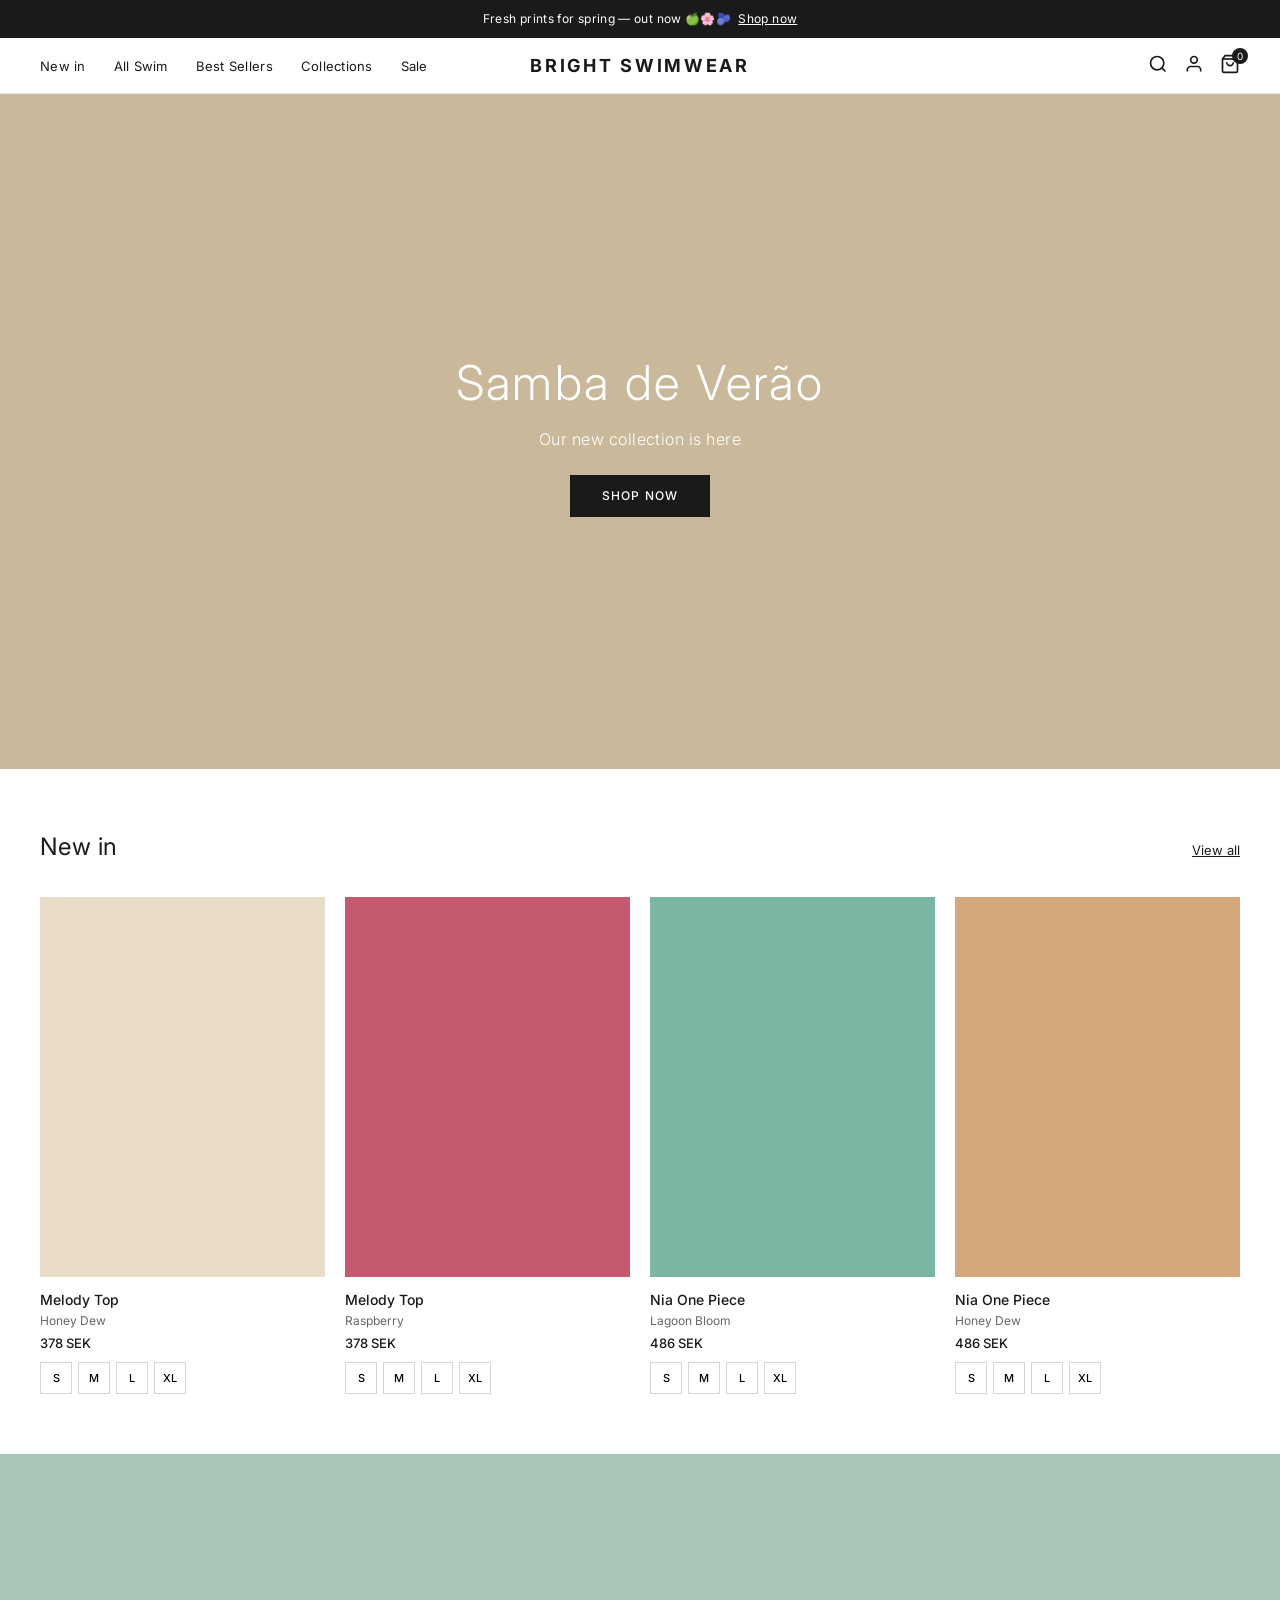
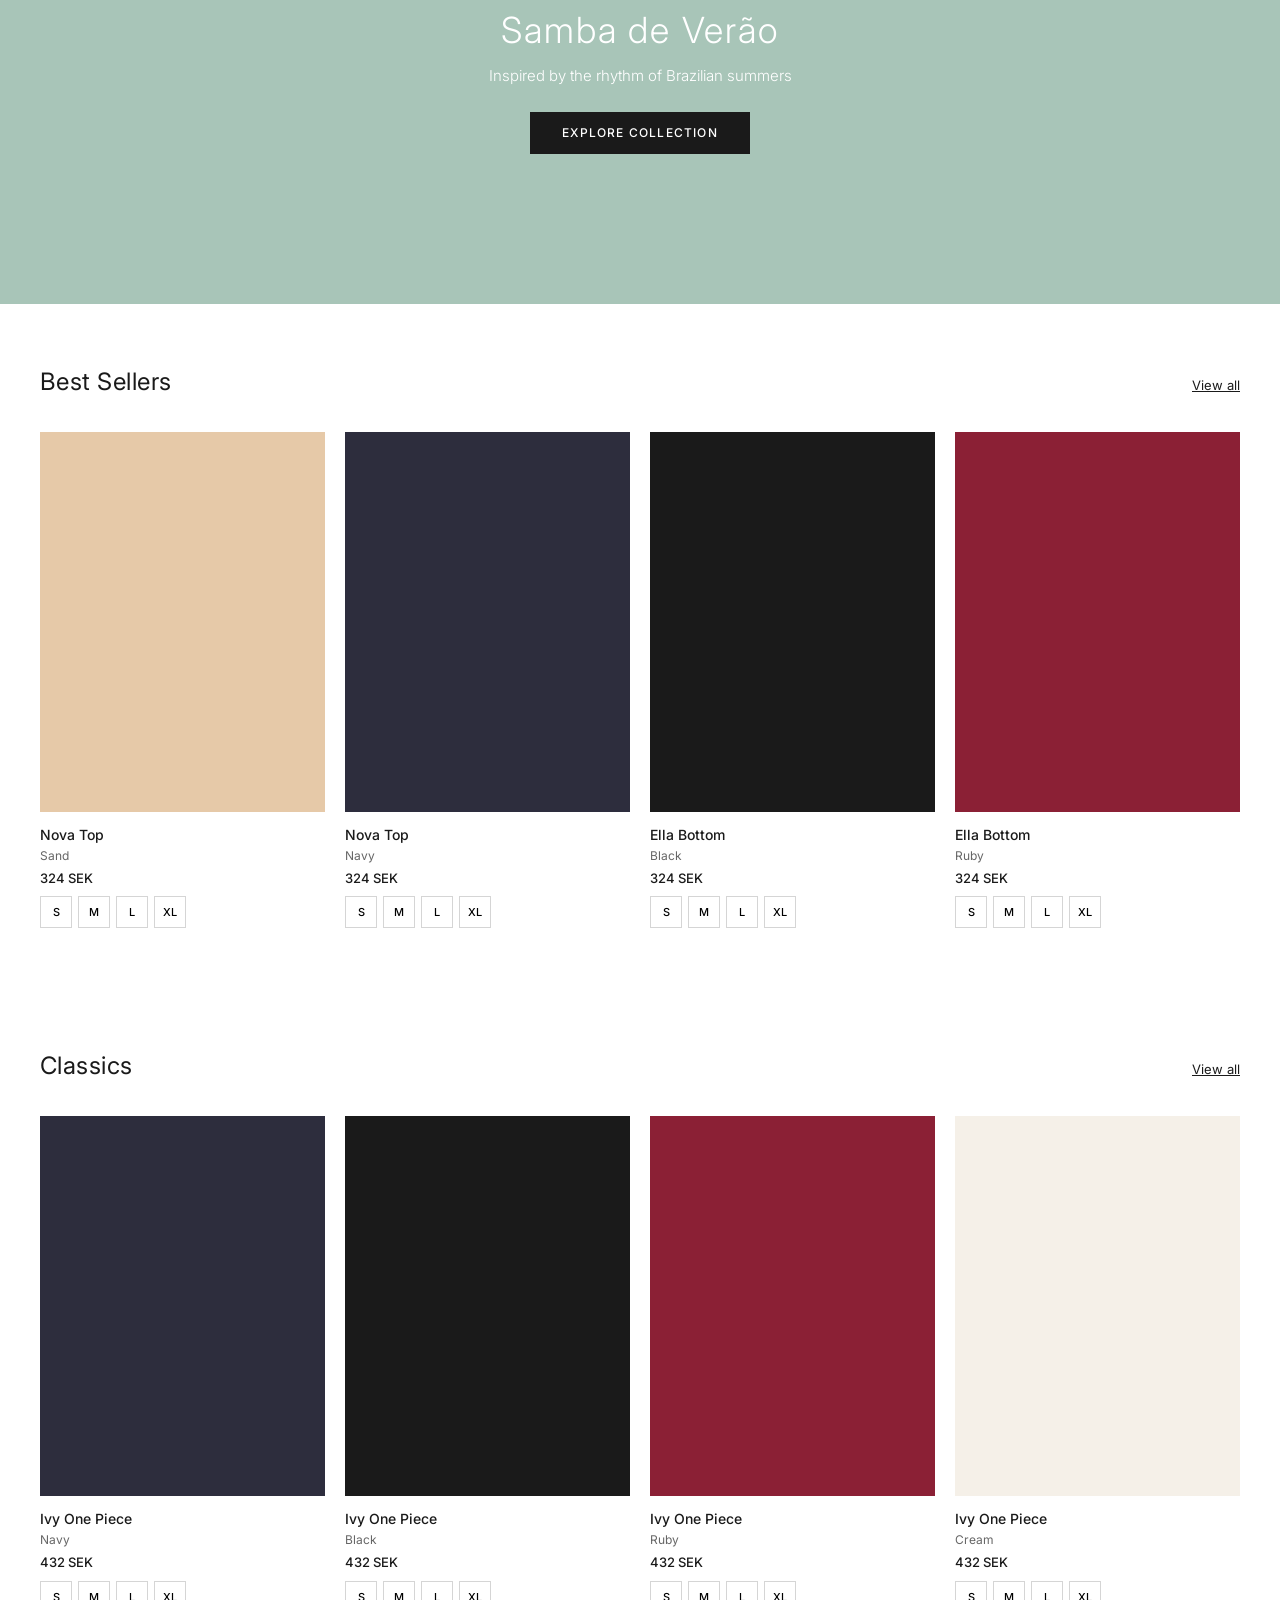
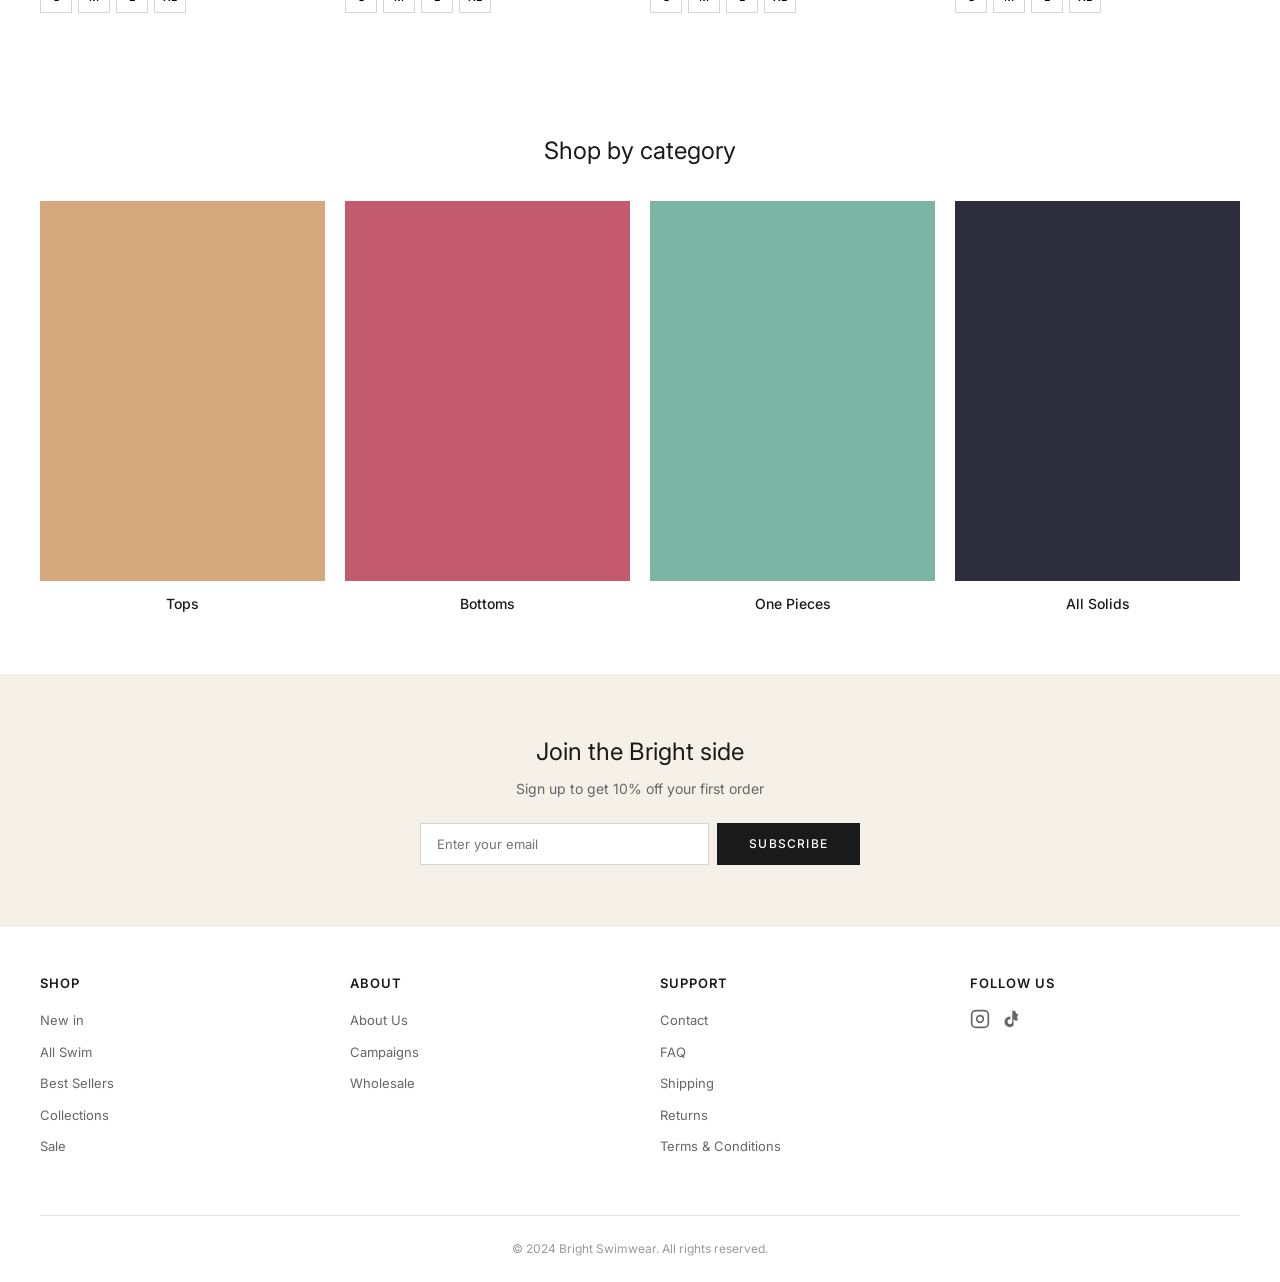
<file: bright-swimwear-replica/index.html>
<!DOCTYPE html>
<html lang="en">
<head>
<meta charset="UTF-8">
<meta name="viewport" content="width=device-width, initial-scale=1.0">
<title>Bright Swimwear</title>
<link rel="stylesheet" href="styles.css">
<link rel="preconnect" href="https://fonts.googleapis.com">
<link href="https://fonts.googleapis.com/css2?family=Inter:wght@300;400;500;600;700&display=swap" rel="stylesheet">
</head>
<body>

<!-- Announcement Bar -->
<div class="announcement-bar">
  <p>Fresh prints for spring — out now 🍏🌸🫐 <a href="#">Shop now</a></p>
</div>

<!-- Header -->
<header class="header">
  <div class="header-inner">
    <button class="mobile-menu-btn" aria-label="Menu">
      <svg width="24" height="24" viewBox="0 0 24 24" fill="none" stroke="currentColor" stroke-width="2"><line x1="3" y1="6" x2="21" y2="6"/><line x1="3" y1="12" x2="21" y2="12"/><line x1="3" y1="18" x2="21" y2="18"/></svg>
    </button>
    <nav class="main-nav">
      <ul>
        <li><a href="#">New in</a></li>
        <li class="has-dropdown">
          <a href="#">All Swim</a>
          <div class="dropdown">
            <a href="#">Tops</a>
            <a href="#">Bottoms</a>
            <a href="#">One Pieces</a>
            <a href="#">Apparel</a>
            <a href="#">Accessories</a>
          </div>
        </li>
        <li><a href="#">Best Sellers</a></li>
        <li><a href="#">Collections</a></li>
        <li><a href="#">Sale</a></li>
      </ul>
    </nav>
    <a href="#" class="logo">BRIGHT SWIMWEAR</a>
    <div class="header-actions">
      <button aria-label="Search">
        <svg width="20" height="20" viewBox="0 0 24 24" fill="none" stroke="currentColor" stroke-width="2"><circle cx="11" cy="11" r="8"/><line x1="21" y1="21" x2="16.65" y2="16.65"/></svg>
      </button>
      <button aria-label="Account">
        <svg width="20" height="20" viewBox="0 0 24 24" fill="none" stroke="currentColor" stroke-width="2"><path d="M20 21v-2a4 4 0 0 0-4-4H8a4 4 0 0 0-4 4v2"/><circle cx="12" cy="7" r="4"/></svg>
      </button>
      <button aria-label="Cart" class="cart-btn">
        <svg width="20" height="20" viewBox="0 0 24 24" fill="none" stroke="currentColor" stroke-width="2"><path d="M6 2L3 6v14a2 2 0 0 0 2 2h14a2 2 0 0 0 2-2V6l-3-4z"/><line x1="3" y1="6" x2="21" y2="6"/><path d="M16 10a4 4 0 0 1-8 0"/></svg>
        <span class="cart-count">0</span>
      </button>
    </div>
  </div>
</header>

<!-- Hero -->
<section class="hero">
  <div class="hero-content">
    <h1>Samba de Verão</h1>
    <p>Our new collection is here</p>
    <a href="#" class="btn">Shop now</a>
  </div>
</section>

<!-- New Arrivals -->
<section class="product-section">
  <div class="section-header">
    <h2>New in</h2>
    <a href="#" class="view-all">View all</a>
  </div>
  <div class="product-grid">
    <div class="product-card">
      <div class="product-image" style="background-color: #e8dcc8;"></div>
      <div class="product-info">
        <h3>Melody Top</h3>
        <p class="product-color">Honey Dew</p>
        <p class="product-price">378 SEK</p>
        <div class="size-options">
          <button class="size-btn">S</button>
          <button class="size-btn">M</button>
          <button class="size-btn">L</button>
          <button class="size-btn">XL</button>
        </div>
      </div>
    </div>
    <div class="product-card">
      <div class="product-image" style="background-color: #c45a6e;"></div>
      <div class="product-info">
        <h3>Melody Top</h3>
        <p class="product-color">Raspberry</p>
        <p class="product-price">378 SEK</p>
        <div class="size-options">
          <button class="size-btn">S</button>
          <button class="size-btn">M</button>
          <button class="size-btn">L</button>
          <button class="size-btn">XL</button>
        </div>
      </div>
    </div>
    <div class="product-card">
      <div class="product-image" style="background-color: #7bb5a3;"></div>
      <div class="product-info">
        <h3>Nia One Piece</h3>
        <p class="product-color">Lagoon Bloom</p>
        <p class="product-price">486 SEK</p>
        <div class="size-options">
          <button class="size-btn">S</button>
          <button class="size-btn">M</button>
          <button class="size-btn">L</button>
          <button class="size-btn">XL</button>
        </div>
      </div>
    </div>
    <div class="product-card">
      <div class="product-image" style="background-color: #d4a87c;"></div>
      <div class="product-info">
        <h3>Nia One Piece</h3>
        <p class="product-color">Honey Dew</p>
        <p class="product-price">486 SEK</p>
        <div class="size-options">
          <button class="size-btn">S</button>
          <button class="size-btn">M</button>
          <button class="size-btn">L</button>
          <button class="size-btn">XL</button>
        </div>
      </div>
    </div>
  </div>
</section>

<!-- Collection Banner -->
<section class="collection-banner">
  <div class="banner-content">
    <h2>Samba de Verão</h2>
    <p>Inspired by the rhythm of Brazilian summers</p>
    <a href="#" class="btn">Explore collection</a>
  </div>
</section>

<!-- Best Sellers -->
<section class="product-section">
  <div class="section-header">
    <h2>Best Sellers</h2>
    <a href="#" class="view-all">View all</a>
  </div>
  <div class="product-grid">
    <div class="product-card">
      <div class="product-image" style="background-color: #e6c9a8;"></div>
      <div class="product-info">
        <h3>Nova Top</h3>
        <p class="product-color">Sand</p>
        <p class="product-price">324 SEK</p>
        <div class="size-options">
          <button class="size-btn">S</button>
          <button class="size-btn">M</button>
          <button class="size-btn">L</button>
          <button class="size-btn">XL</button>
        </div>
      </div>
    </div>
    <div class="product-card">
      <div class="product-image" style="background-color: #2d2d3d;"></div>
      <div class="product-info">
        <h3>Nova Top</h3>
        <p class="product-color">Navy</p>
        <p class="product-price">324 SEK</p>
        <div class="size-options">
          <button class="size-btn">S</button>
          <button class="size-btn">M</button>
          <button class="size-btn">L</button>
          <button class="size-btn">XL</button>
        </div>
      </div>
    </div>
    <div class="product-card">
      <div class="product-image" style="background-color: #1a1a1a;"></div>
      <div class="product-info">
        <h3>Ella Bottom</h3>
        <p class="product-color">Black</p>
        <p class="product-price">324 SEK</p>
        <div class="size-options">
          <button class="size-btn">S</button>
          <button class="size-btn">M</button>
          <button class="size-btn">L</button>
          <button class="size-btn">XL</button>
        </div>
      </div>
    </div>
    <div class="product-card">
      <div class="product-image" style="background-color: #8b2035;"></div>
      <div class="product-info">
        <h3>Ella Bottom</h3>
        <p class="product-color">Ruby</p>
        <p class="product-price">324 SEK</p>
        <div class="size-options">
          <button class="size-btn">S</button>
          <button class="size-btn">M</button>
          <button class="size-btn">L</button>
          <button class="size-btn">XL</button>
        </div>
      </div>
    </div>
  </div>
</section>

<!-- Classics -->
<section class="product-section">
  <div class="section-header">
    <h2>Classics</h2>
    <a href="#" class="view-all">View all</a>
  </div>
  <div class="product-grid">
    <div class="product-card">
      <div class="product-image" style="background-color: #2d2d3d;"></div>
      <div class="product-info">
        <h3>Ivy One Piece</h3>
        <p class="product-color">Navy</p>
        <p class="product-price">432 SEK</p>
        <div class="size-options">
          <button class="size-btn">S</button>
          <button class="size-btn">M</button>
          <button class="size-btn">L</button>
          <button class="size-btn">XL</button>
        </div>
      </div>
    </div>
    <div class="product-card">
      <div class="product-image" style="background-color: #1a1a1a;"></div>
      <div class="product-info">
        <h3>Ivy One Piece</h3>
        <p class="product-color">Black</p>
        <p class="product-price">432 SEK</p>
        <div class="size-options">
          <button class="size-btn">S</button>
          <button class="size-btn">M</button>
          <button class="size-btn">L</button>
          <button class="size-btn">XL</button>
        </div>
      </div>
    </div>
    <div class="product-card">
      <div class="product-image" style="background-color: #8b2035;"></div>
      <div class="product-info">
        <h3>Ivy One Piece</h3>
        <p class="product-color">Ruby</p>
        <p class="product-price">432 SEK</p>
        <div class="size-options">
          <button class="size-btn">S</button>
          <button class="size-btn">M</button>
          <button class="size-btn">L</button>
          <button class="size-btn">XL</button>
        </div>
      </div>
    </div>
    <div class="product-card">
      <div class="product-image" style="background-color: #f5f0e8;"></div>
      <div class="product-info">
        <h3>Ivy One Piece</h3>
        <p class="product-color">Cream</p>
        <p class="product-price">432 SEK</p>
        <div class="size-options">
          <button class="size-btn">S</button>
          <button class="size-btn">M</button>
          <button class="size-btn">L</button>
          <button class="size-btn">XL</button>
        </div>
      </div>
    </div>
  </div>
</section>

<!-- Shop by Category -->
<section class="category-section">
  <h2>Shop by category</h2>
  <div class="category-grid">
    <a href="#" class="category-card">
      <div class="category-image" style="background-color: #d4a87c;"></div>
      <span>Tops</span>
    </a>
    <a href="#" class="category-card">
      <div class="category-image" style="background-color: #c45a6e;"></div>
      <span>Bottoms</span>
    </a>
    <a href="#" class="category-card">
      <div class="category-image" style="background-color: #7bb5a3;"></div>
      <span>One Pieces</span>
    </a>
    <a href="#" class="category-card">
      <div class="category-image" style="background-color: #2d2d3d;"></div>
      <span>All Solids</span>
    </a>
  </div>
</section>

<!-- Newsletter -->
<section class="newsletter">
  <h2>Join the Bright side</h2>
  <p>Sign up to get 10% off your first order</p>
  <form class="newsletter-form">
    <input type="email" placeholder="Enter your email">
    <button type="submit" class="btn">Subscribe</button>
  </form>
</section>

<!-- Footer -->
<footer class="footer">
  <div class="footer-inner">
    <div class="footer-col">
      <h4>Shop</h4>
      <ul>
        <li><a href="#">New in</a></li>
        <li><a href="#">All Swim</a></li>
        <li><a href="#">Best Sellers</a></li>
        <li><a href="#">Collections</a></li>
        <li><a href="#">Sale</a></li>
      </ul>
    </div>
    <div class="footer-col">
      <h4>About</h4>
      <ul>
        <li><a href="#">About Us</a></li>
        <li><a href="#">Campaigns</a></li>
        <li><a href="#">Wholesale</a></li>
      </ul>
    </div>
    <div class="footer-col">
      <h4>Support</h4>
      <ul>
        <li><a href="#">Contact</a></li>
        <li><a href="#">FAQ</a></li>
        <li><a href="#">Shipping</a></li>
        <li><a href="#">Returns</a></li>
        <li><a href="#">Terms & Conditions</a></li>
      </ul>
    </div>
    <div class="footer-col">
      <h4>Follow us</h4>
      <div class="social-links">
        <a href="#" aria-label="Instagram">
          <svg width="20" height="20" viewBox="0 0 24 24" fill="none" stroke="currentColor" stroke-width="2"><rect x="2" y="2" width="20" height="20" rx="5"/><path d="M16 11.37A4 4 0 1 1 12.63 8 4 4 0 0 1 16 11.37z"/><line x1="17.5" y1="6.5" x2="17.51" y2="6.5"/></svg>
        </a>
        <a href="#" aria-label="TikTok">
          <svg width="20" height="20" viewBox="0 0 24 24" fill="currentColor"><path d="M19.59 6.69a4.83 4.83 0 0 1-3.77-4.25V2h-3.45v13.67a2.89 2.89 0 0 1-2.88 2.5 2.89 2.89 0 0 1 0-5.78 2.84 2.84 0 0 1 .51.05V9a6.34 6.34 0 0 0-.51 0A6.34 6.34 0 0 0 3 15.34a6.34 6.34 0 0 0 10.86 4.43v-7.15a8.16 8.16 0 0 0 4.77 1.52v-3.4a4.85 4.85 0 0 1-.96-.1z"/></svg>
        </a>
      </div>
    </div>
  </div>
  <div class="footer-bottom">
    <p>&copy; 2024 Bright Swimwear. All rights reserved.</p>
  </div>
</footer>

</body>
</html>
</file>
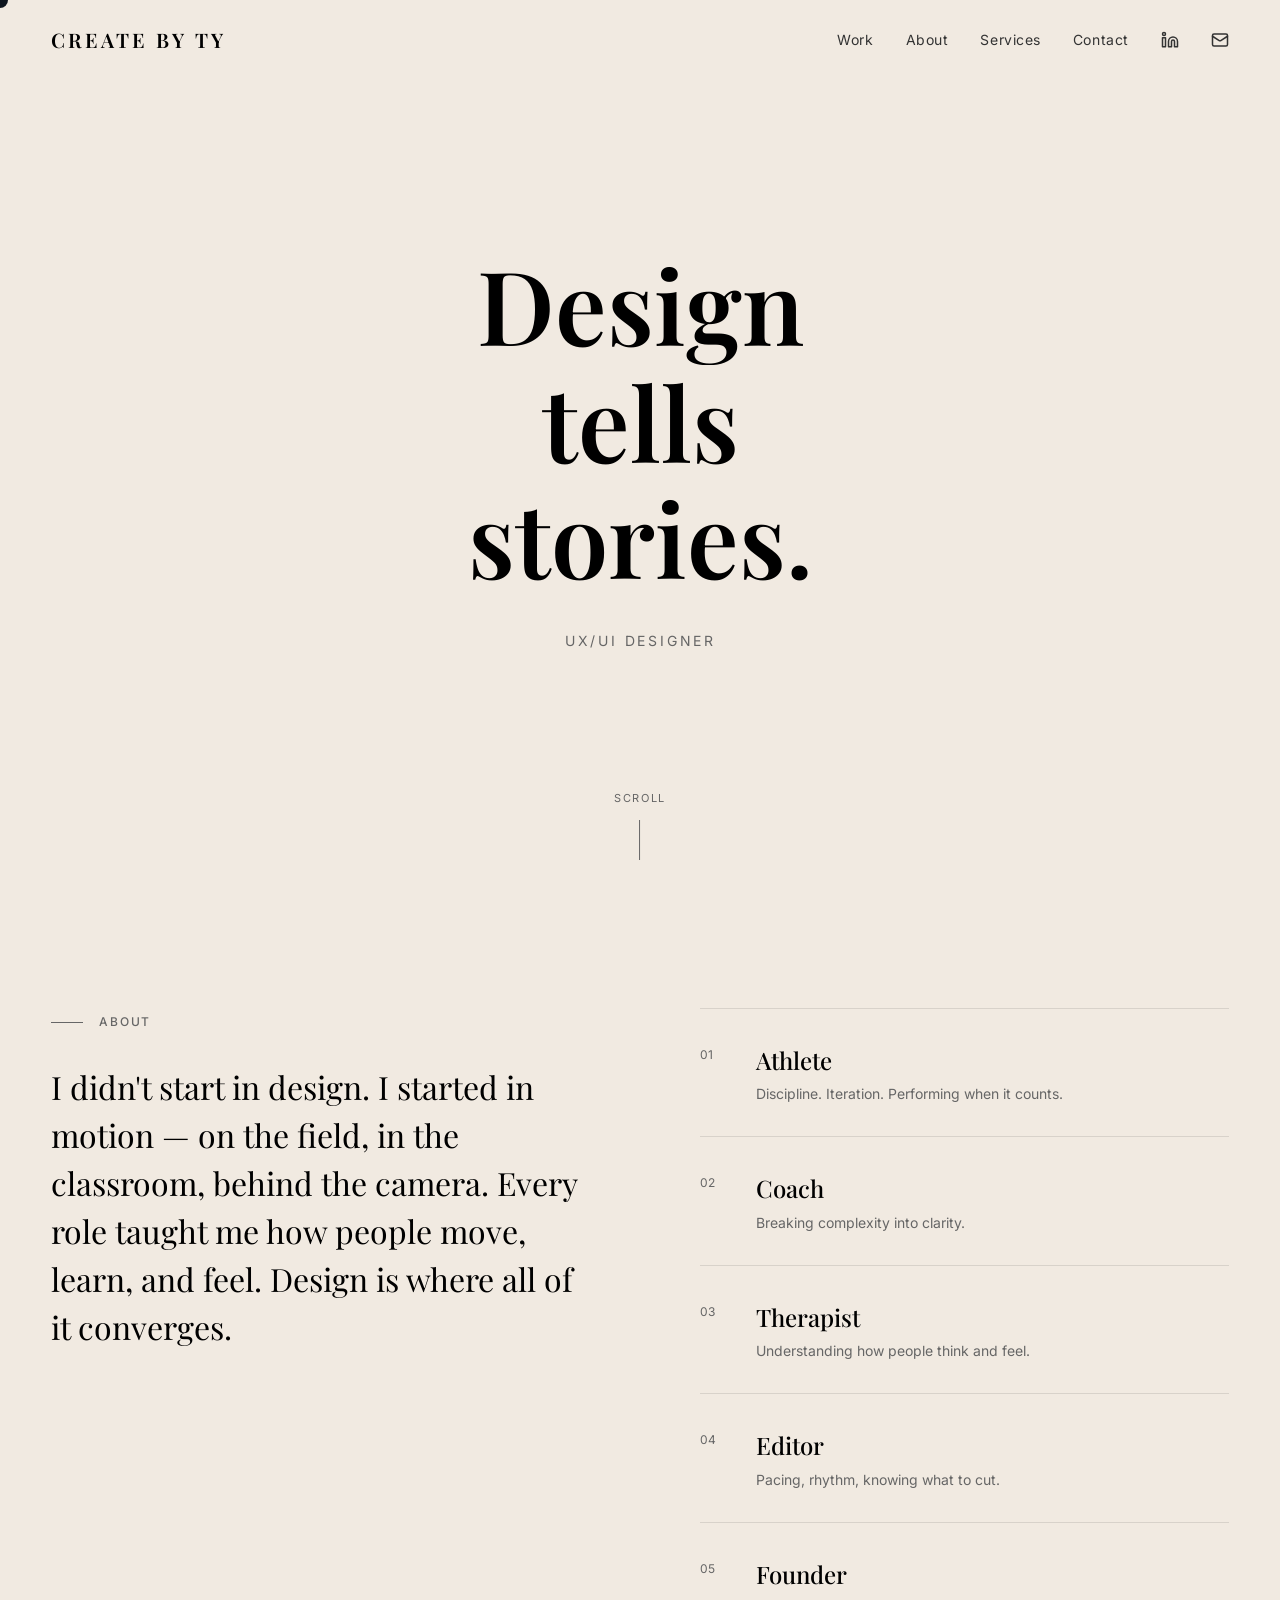
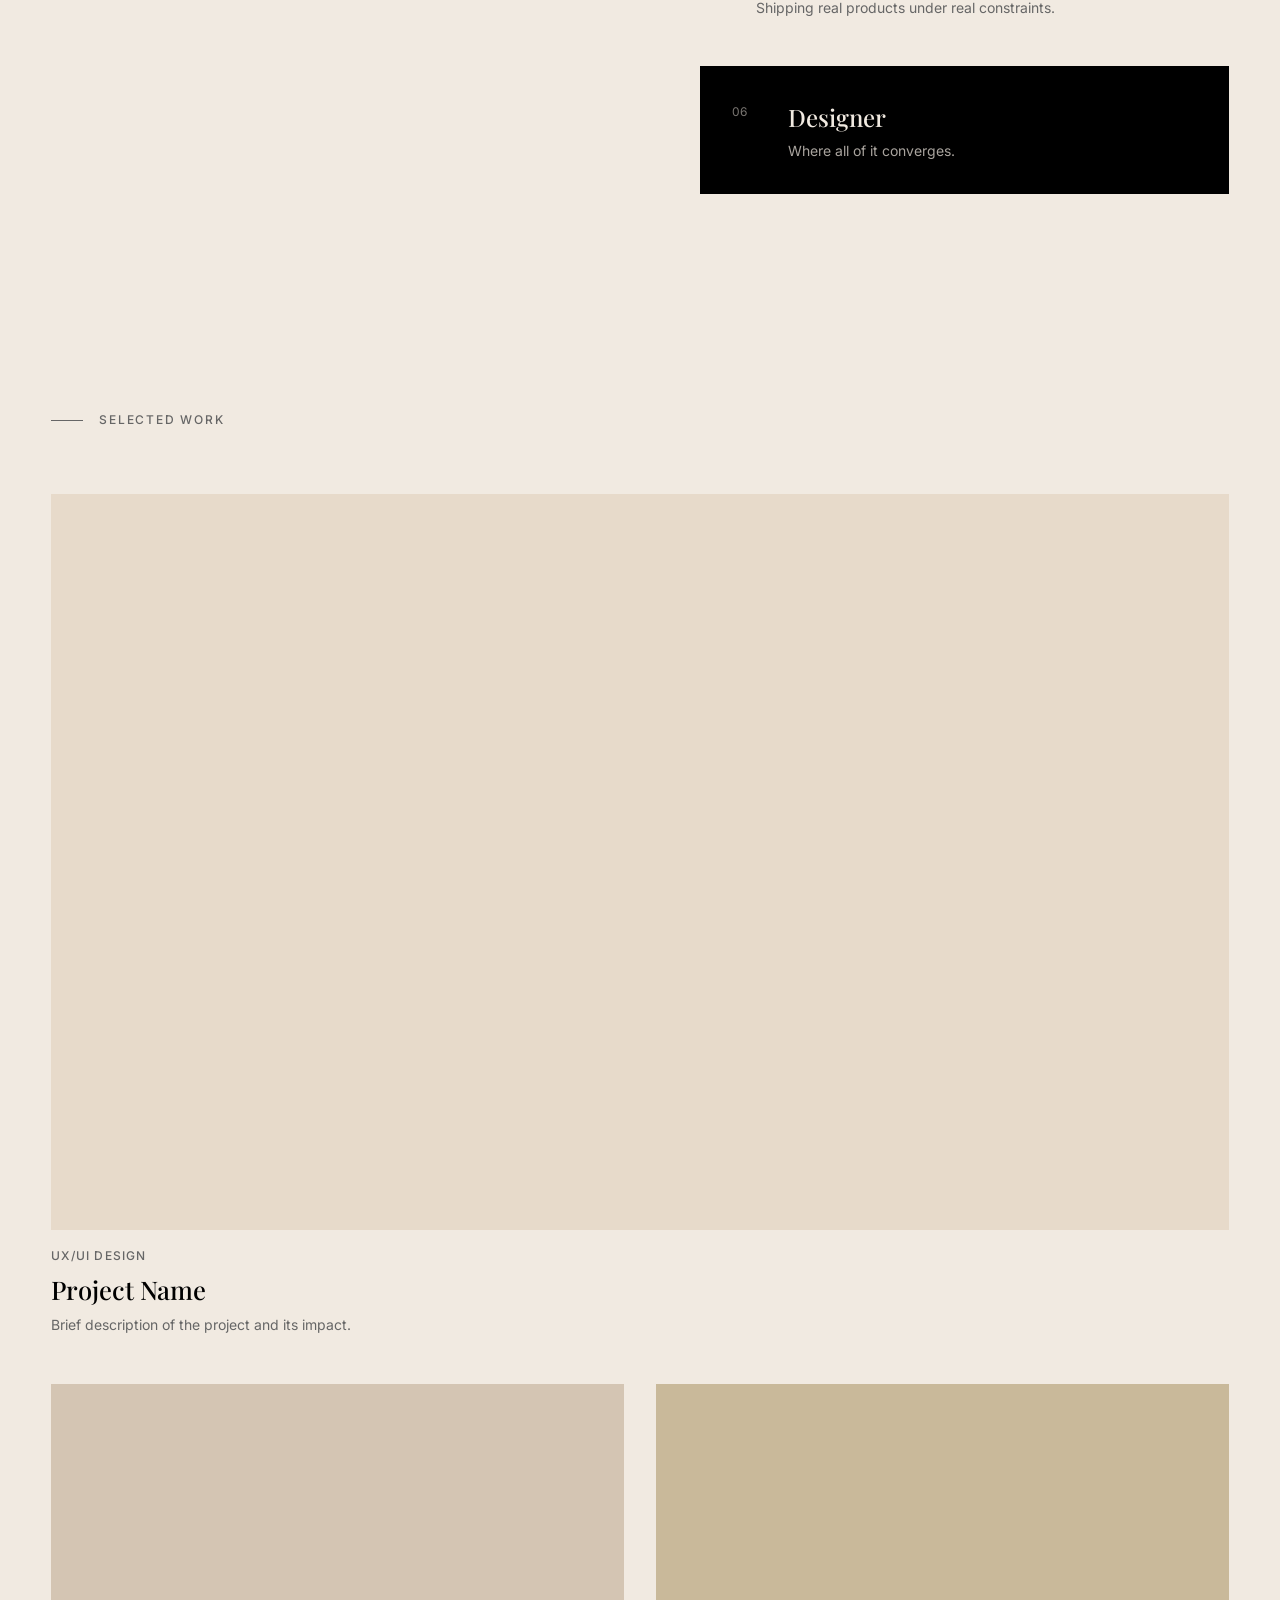
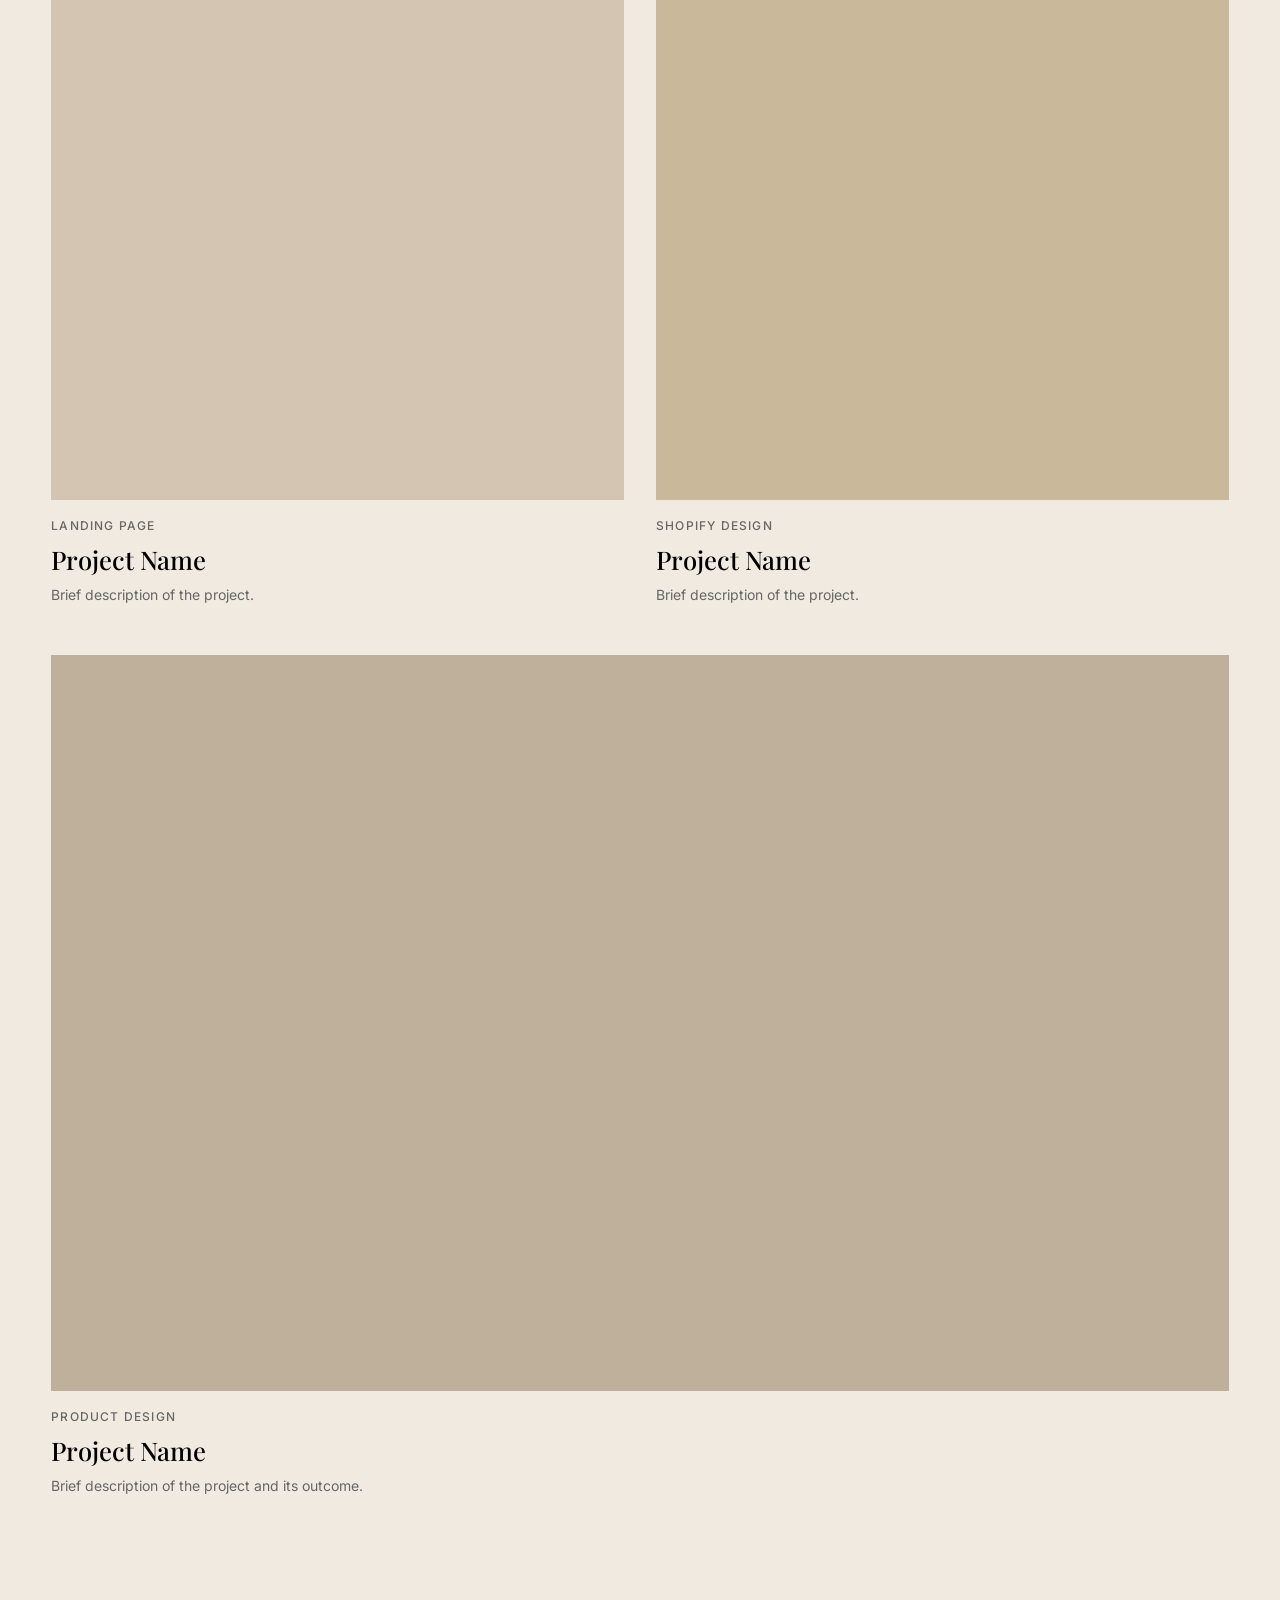
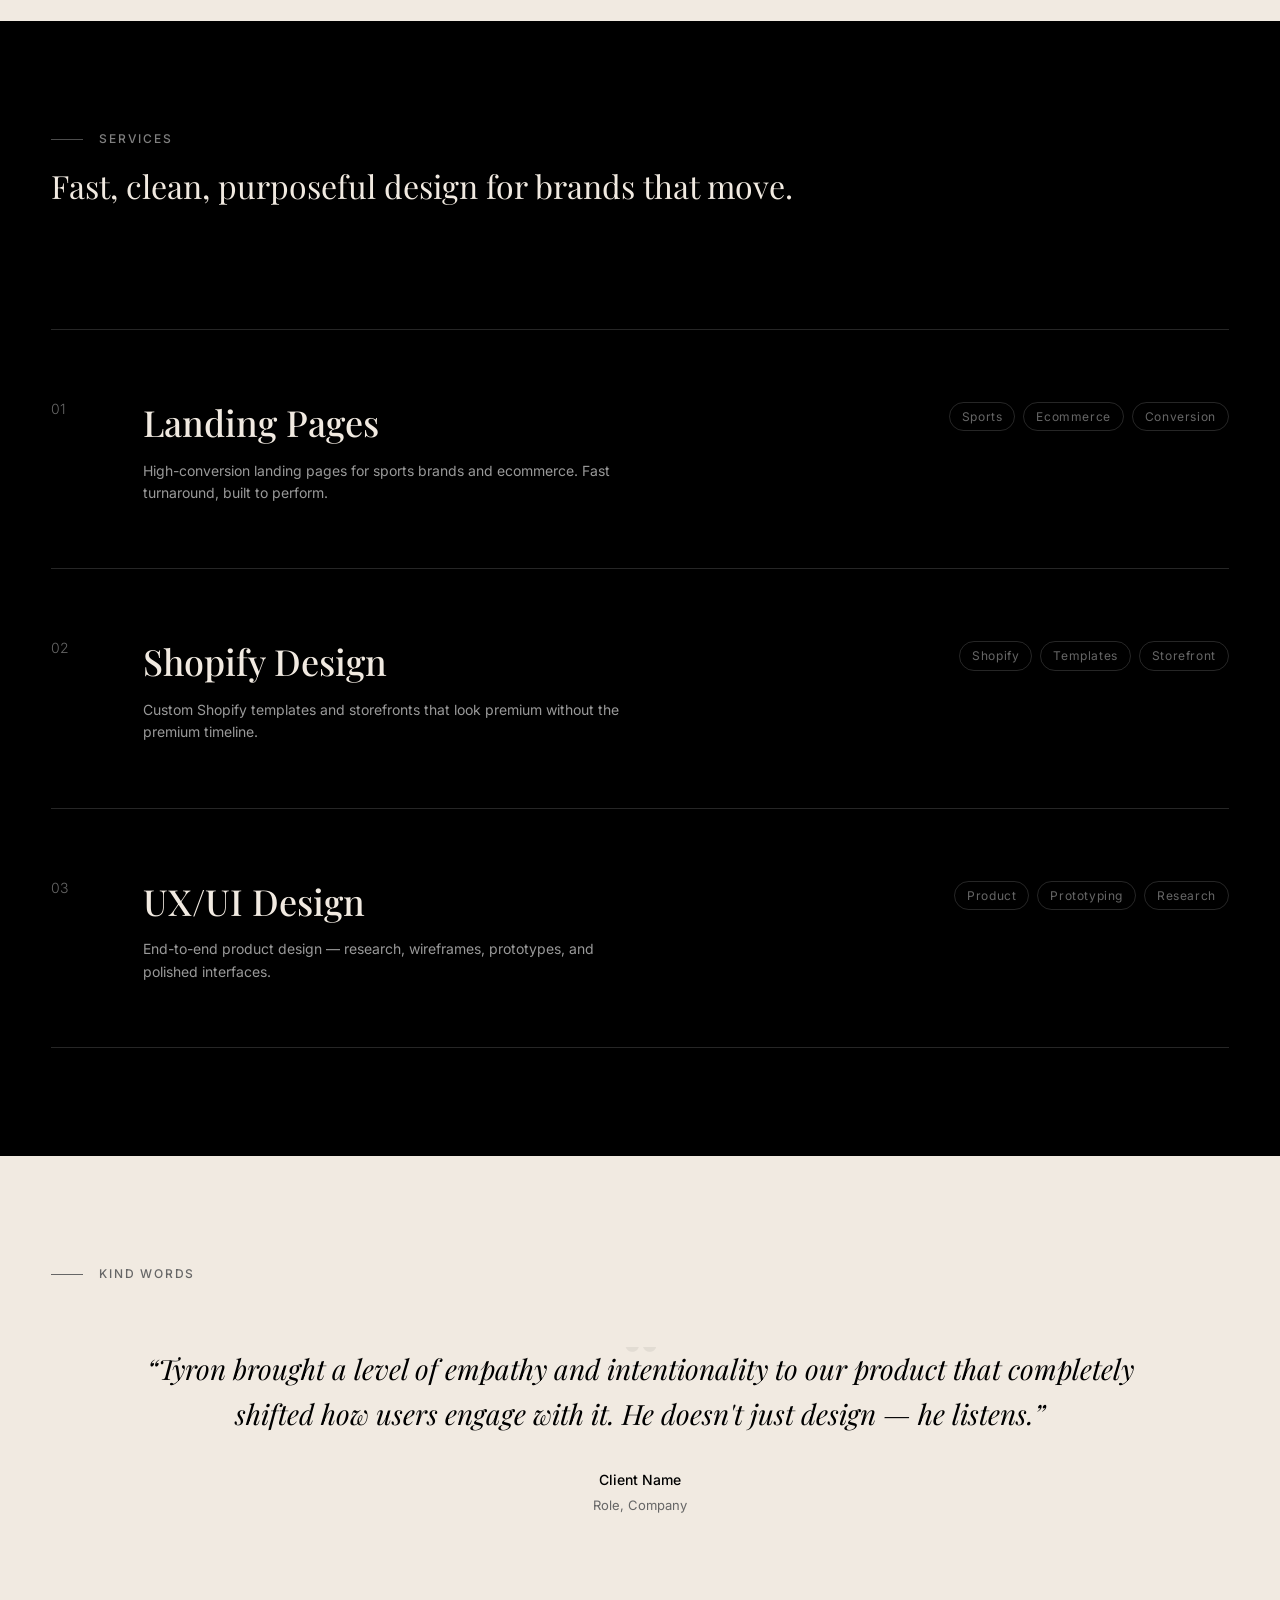
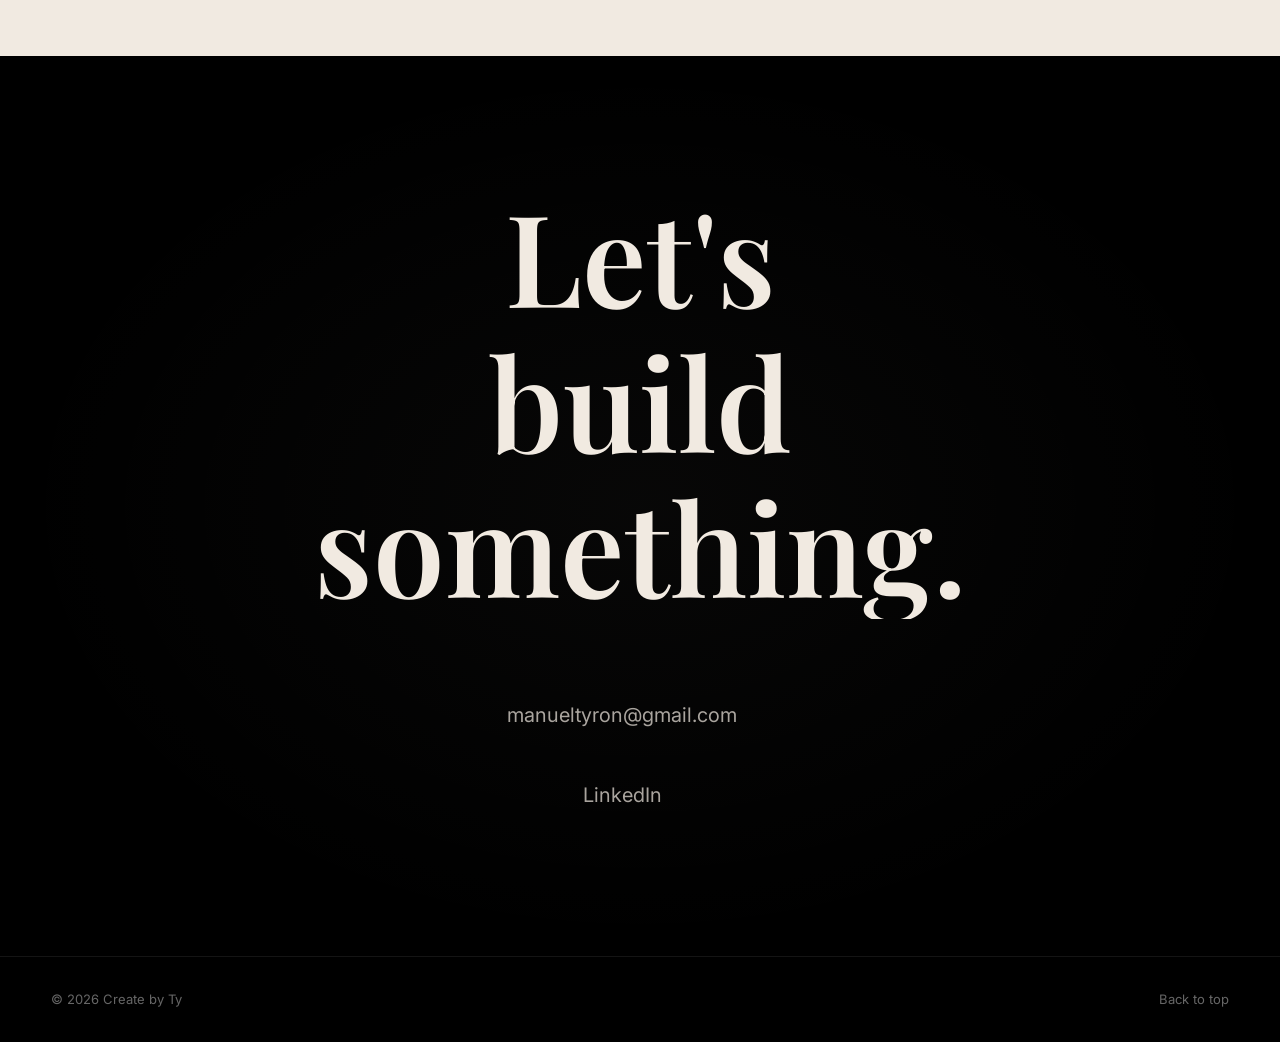
<file: portfolio/index.html>
<!DOCTYPE html>
<html lang="en">
<head>
  <meta charset="UTF-8">
  <meta name="viewport" content="width=device-width, initial-scale=1.0">
  <title>Create by Ty — UX/UI Designer</title>
  <meta name="description" content="UX/UI Designer crafting purposeful digital experiences. Specializing in landing pages, Shopify design, and product design for sports and ecommerce brands.">
  <link rel="preconnect" href="https://fonts.googleapis.com">
  <link rel="preconnect" href="https://fonts.gstatic.com" crossorigin>
  <link href="https://fonts.googleapis.com/css2?family=Inter:wght@300;400;500;600&family=Playfair+Display:ital,wght@0,400;0,500;0,600;0,700;1,400;1,500&display=swap" rel="stylesheet">
  <link rel="stylesheet" href="style.css">
  <link rel="stylesheet" href="animations.css">
</head>
<body>

  <!-- Navigation -->
  <nav class="nav" id="nav">
    <a href="#hero" class="nav-logo">CREATE BY TY</a>
    <div class="nav-links">
      <a href="#work" class="nav-link" data-reveal-delay="1">Work</a>
      <a href="#about" class="nav-link" data-reveal-delay="2">About</a>
      <a href="#services" class="nav-link" data-reveal-delay="3">Services</a>
      <a href="#contact" class="nav-link" data-reveal-delay="4">Contact</a>
      <a href="https://linkedin.com" target="_blank" rel="noopener" class="nav-link nav-link--icon" data-reveal-delay="5" aria-label="LinkedIn">
        <svg width="18" height="18" viewBox="0 0 24 24" fill="none" stroke="currentColor" stroke-width="2" stroke-linecap="round" stroke-linejoin="round">
          <path d="M16 8a6 6 0 0 1 6 6v7h-4v-7a2 2 0 0 0-2-2 2 2 0 0 0-2 2v7h-4v-7a6 6 0 0 1 6-6z"/>
          <rect x="2" y="9" width="4" height="12"/>
          <circle cx="4" cy="4" r="2"/>
        </svg>
      </a>
      <a href="mailto:manueltyron@gmail.com" class="nav-link nav-link--icon" data-reveal-delay="6" aria-label="Email">
        <svg width="18" height="18" viewBox="0 0 24 24" fill="none" stroke="currentColor" stroke-width="2" stroke-linecap="round" stroke-linejoin="round">
          <rect x="2" y="4" width="20" height="16" rx="2"/>
          <path d="m22 7-8.97 5.7a1.94 1.94 0 0 1-2.06 0L2 7"/>
        </svg>
      </a>
    </div>
    <button class="nav-hamburger" aria-label="Open menu">
      <span></span>
      <span></span>
    </button>
  </nav>

  <!-- Mobile Menu -->
  <div class="mobile-menu" id="mobile-menu">
    <a href="#work" class="mobile-menu-link">Work</a>
    <a href="#about" class="mobile-menu-link">About</a>
    <a href="#services" class="mobile-menu-link">Services</a>
    <a href="#contact" class="mobile-menu-link">Contact</a>
  </div>

  <!-- Hero -->
  <section class="hero" id="hero">
    <div class="hero-content" data-parallax="0.3">
      <h1 class="hero-title">
        <span class="line"><span class="word">Design</span></span>
        <span class="line"><span class="word">tells</span></span>
        <span class="line"><span class="word">stories.</span></span>
      </h1>
      <p class="hero-subtitle">UX/UI Designer</p>
    </div>
    <div class="hero-scroll">
      <span>Scroll</span>
      <div class="scroll-line"></div>
    </div>
  </section>

  <!-- About -->
  <section class="about" id="about">
    <div class="about-inner">
      <div class="about-intro">
        <span class="section-label" data-reveal="fade-up">About</span>
        <p class="about-statement" data-reveal="fade-up" data-reveal-delay="1">
          I didn't start in design. I started in motion — on the field, in the classroom, behind the camera. Every role taught me how people move, learn, and feel. Design is where all of it converges.
        </p>
      </div>
      <div class="about-roles">
        <div class="role-card" data-reveal="slide-left" data-reveal-delay="1">
          <span class="role-number">01</span>
          <h3 class="role-title">Athlete</h3>
          <p class="role-connection">Discipline. Iteration. Performing when it counts.</p>
        </div>
        <div class="role-card" data-reveal="slide-left" data-reveal-delay="2">
          <span class="role-number">02</span>
          <h3 class="role-title">Coach</h3>
          <p class="role-connection">Breaking complexity into clarity.</p>
        </div>
        <div class="role-card" data-reveal="slide-left" data-reveal-delay="3">
          <span class="role-number">03</span>
          <h3 class="role-title">Therapist</h3>
          <p class="role-connection">Understanding how people think and feel.</p>
        </div>
        <div class="role-card" data-reveal="slide-left" data-reveal-delay="4">
          <span class="role-number">04</span>
          <h3 class="role-title">Editor</h3>
          <p class="role-connection">Pacing, rhythm, knowing what to cut.</p>
        </div>
        <div class="role-card" data-reveal="slide-left" data-reveal-delay="5">
          <span class="role-number">05</span>
          <h3 class="role-title">Founder</h3>
          <p class="role-connection">Shipping real products under real constraints.</p>
        </div>
        <div class="role-card role-card--designer" data-reveal="scale" data-reveal-delay="6">
          <span class="role-number">06</span>
          <h3 class="role-title">Designer</h3>
          <p class="role-connection">Where all of it converges.</p>
        </div>
      </div>
    </div>
  </section>

  <!-- Work -->
  <section class="work" id="work">
    <span class="section-label" data-reveal="fade-up">Selected Work</span>
    <div class="project-grid">
      <a href="case-study.html" class="project-card project-card--wide" data-reveal="fade-up" data-reveal-delay="1" data-cursor="view">
        <div class="project-image" style="background-color: #E7DACA;"></div>
        <div class="project-info">
          <span class="project-category">UX/UI Design</span>
          <h3 class="project-title">Project Name</h3>
          <p class="project-desc">Brief description of the project and its impact.</p>
        </div>
      </a>
      <a href="case-study.html" class="project-card" data-reveal="fade-up" data-reveal-delay="2" data-cursor="view">
        <div class="project-image" style="background-color: #d4c5b3;"></div>
        <div class="project-info">
          <span class="project-category">Landing Page</span>
          <h3 class="project-title">Project Name</h3>
          <p class="project-desc">Brief description of the project.</p>
        </div>
      </a>
      <a href="case-study.html" class="project-card" data-reveal="fade-up" data-reveal-delay="3" data-cursor="view">
        <div class="project-image" style="background-color: #c9b99a;"></div>
        <div class="project-info">
          <span class="project-category">Shopify Design</span>
          <h3 class="project-title">Project Name</h3>
          <p class="project-desc">Brief description of the project.</p>
        </div>
      </a>
      <a href="case-study.html" class="project-card project-card--wide" data-reveal="fade-up" data-reveal-delay="4" data-cursor="view">
        <div class="project-image" style="background-color: #bfb09c;"></div>
        <div class="project-info">
          <span class="project-category">Product Design</span>
          <h3 class="project-title">Project Name</h3>
          <p class="project-desc">Brief description of the project and its outcome.</p>
        </div>
      </a>
    </div>
  </section>

  <!-- Services -->
  <section class="services" id="services">
    <span class="section-label section-label--light" data-reveal="fade-up">Services</span>
    <p class="services-intro" data-reveal="fade-up" data-reveal-delay="1">Fast, clean, purposeful design for brands that move.</p>
    <div class="services-list">
      <div class="service-item" data-reveal="slide-left" data-reveal-delay="1">
        <span class="service-number">01</span>
        <div class="service-content">
          <h3 class="service-title">Landing Pages</h3>
          <p class="service-desc">High-conversion landing pages for sports brands and ecommerce. Fast turnaround, built to perform.</p>
        </div>
        <ul class="service-tags">
          <li>Sports</li>
          <li>Ecommerce</li>
          <li>Conversion</li>
        </ul>
      </div>
      <div class="service-item" data-reveal="slide-left" data-reveal-delay="2">
        <span class="service-number">02</span>
        <div class="service-content">
          <h3 class="service-title">Shopify Design</h3>
          <p class="service-desc">Custom Shopify templates and storefronts that look premium without the premium timeline.</p>
        </div>
        <ul class="service-tags">
          <li>Shopify</li>
          <li>Templates</li>
          <li>Storefront</li>
        </ul>
      </div>
      <div class="service-item" data-reveal="slide-left" data-reveal-delay="3">
        <span class="service-number">03</span>
        <div class="service-content">
          <h3 class="service-title">UX/UI Design</h3>
          <p class="service-desc">End-to-end product design — research, wireframes, prototypes, and polished interfaces.</p>
        </div>
        <ul class="service-tags">
          <li>Product</li>
          <li>Prototyping</li>
          <li>Research</li>
        </ul>
      </div>
    </div>
  </section>

  <!-- Testimonials -->
  <section class="testimonials" id="testimonials">
    <span class="section-label" data-reveal="fade-up">Kind Words</span>
    <div class="testimonial-track">
      <blockquote class="testimonial" data-reveal="scale" data-reveal-delay="1">
        <p>&ldquo;Tyron brought a level of empathy and intentionality to our product that completely shifted how users engage with it. He doesn't just design — he listens.&rdquo;</p>
        <cite>
          <span class="cite-name">Client Name</span>
          <span class="cite-role">Role, Company</span>
        </cite>
      </blockquote>
      <blockquote class="testimonial" data-reveal="scale" data-reveal-delay="2">
        <p>&ldquo;Fast, thoughtful, and always thinking about the person on the other side of the screen. Working with Tyron felt like a real partnership.&rdquo;</p>
        <cite>
          <span class="cite-name">Client Name</span>
          <span class="cite-role">Role, Company</span>
        </cite>
      </blockquote>
      <blockquote class="testimonial" data-reveal="scale" data-reveal-delay="3">
        <p>&ldquo;He turned our vision into something we could actually see and feel. The design spoke before we had to explain anything.&rdquo;</p>
        <cite>
          <span class="cite-name">Client Name</span>
          <span class="cite-role">Role, Company</span>
        </cite>
      </blockquote>
    </div>
  </section>

  <!-- Contact -->
  <section class="contact" id="contact">
    <div class="contact-content">
      <h2 class="contact-heading">
        <span class="line"><span class="word">Let's</span></span>
        <span class="line"><span class="word">build</span></span>
        <span class="line"><span class="word">something.</span></span>
      </h2>
      <div class="contact-links">
        <a href="mailto:manueltyron@gmail.com" class="contact-link">
          <span>manueltyron@gmail.com</span>
          <svg width="24" height="24" viewBox="0 0 24 24" fill="none" stroke="currentColor" stroke-width="2" stroke-linecap="round" stroke-linejoin="round">
            <path d="M7 17L17 7"/>
            <path d="M7 7h10v10"/>
          </svg>
        </a>
        <a href="https://linkedin.com" target="_blank" rel="noopener" class="contact-link">
          <span>LinkedIn</span>
          <svg width="24" height="24" viewBox="0 0 24 24" fill="none" stroke="currentColor" stroke-width="2" stroke-linecap="round" stroke-linejoin="round">
            <path d="M7 17L17 7"/>
            <path d="M7 7h10v10"/>
          </svg>
        </a>
      </div>
    </div>
  </section>

  <!-- Footer -->
  <footer class="footer">
    <span>&copy; 2026 Create by Ty</span>
    <a href="#hero" class="footer-top">Back to top</a>
  </footer>

  <!-- Custom Cursor -->
  <div class="cursor" id="cursor">
    <div class="cursor-dot"></div>
    <div class="cursor-label">View</div>
  </div>

  <script src="app.js"></script>
</body>
</html>
</file>
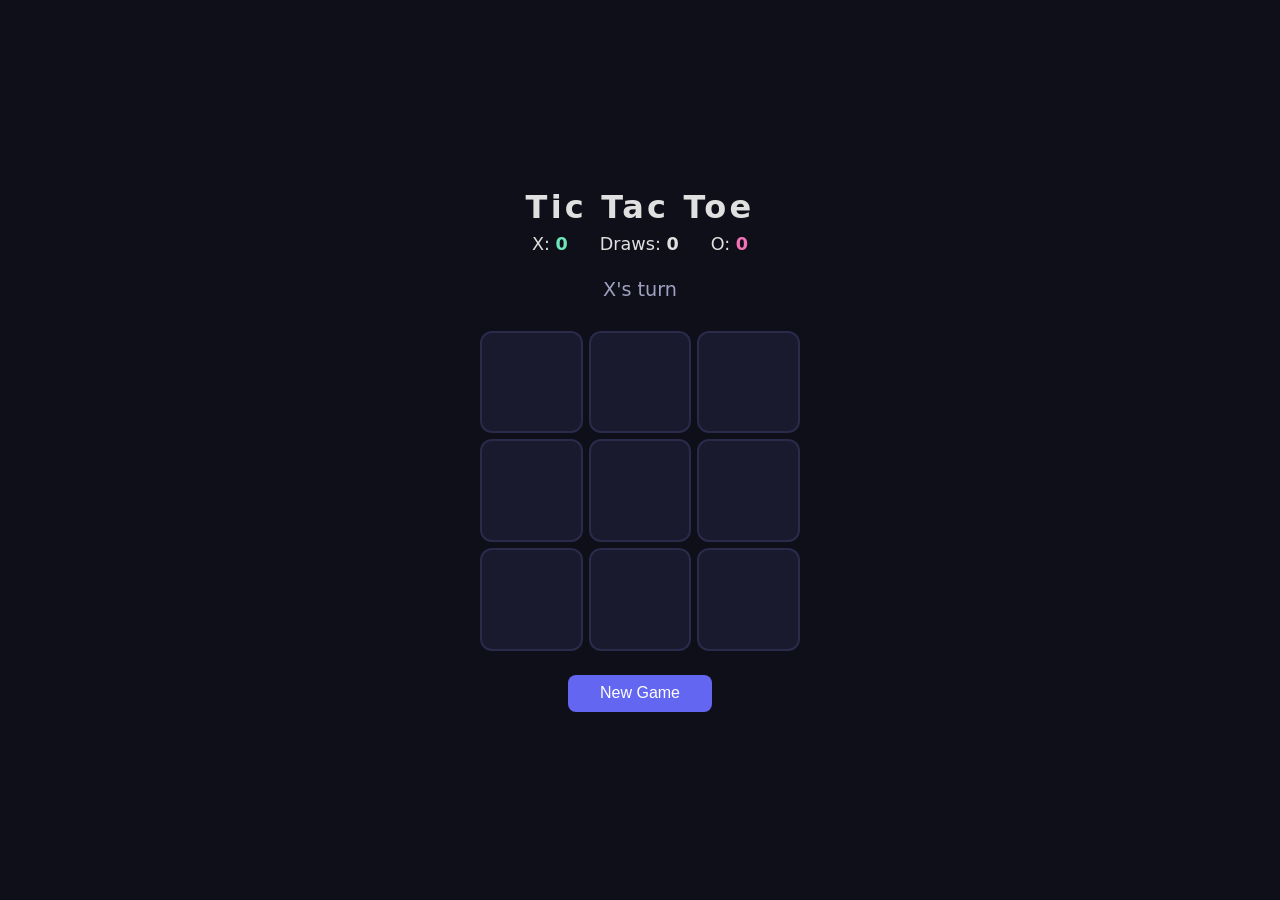
<file: tic-tac-toe.html>
<!DOCTYPE html>
<html lang="en">
<head>
<meta charset="UTF-8">
<meta name="viewport" content="width=device-width, initial-scale=1.0">
<title>Tic Tac Toe</title>
<style>
  * { margin: 0; padding: 0; box-sizing: border-box; }

  body {
    min-height: 100vh;
    display: flex;
    flex-direction: column;
    align-items: center;
    justify-content: center;
    font-family: 'Segoe UI', system-ui, sans-serif;
    background: #0f0f1a;
    color: #e0e0e0;
  }

  h1 {
    font-size: 2rem;
    margin-bottom: 0.5rem;
    letter-spacing: 0.1em;
  }

  #status {
    font-size: 1.2rem;
    margin-bottom: 1.5rem;
    height: 1.5em;
    color: #a0a0c0;
  }

  .board {
    display: grid;
    grid-template-columns: repeat(3, 1fr);
    gap: 6px;
    width: 320px;
    height: 320px;
  }

  .cell {
    background: #1a1a2e;
    border: 2px solid #2a2a4a;
    border-radius: 12px;
    font-size: 3rem;
    font-weight: 700;
    cursor: pointer;
    transition: background 0.15s, transform 0.1s;
    display: flex;
    align-items: center;
    justify-content: center;
    user-select: none;
  }

  .cell:hover:not(.taken) {
    background: #22223a;
    transform: scale(1.04);
  }

  .cell.x { color: #6ee7b7; }
  .cell.o { color: #f472b6; }

  .cell.win {
    background: #2a2a4a;
    animation: pop 0.4s ease;
  }

  @keyframes pop {
    0% { transform: scale(1); }
    50% { transform: scale(1.12); }
    100% { transform: scale(1); }
  }

  #restart {
    margin-top: 1.5rem;
    padding: 0.6rem 2rem;
    font-size: 1rem;
    border: none;
    border-radius: 8px;
    background: #6366f1;
    color: #fff;
    cursor: pointer;
    transition: background 0.2s;
  }

  #restart:hover { background: #818cf8; }

  .scoreboard {
    display: flex;
    gap: 2rem;
    margin-bottom: 1.5rem;
    font-size: 1.1rem;
  }

  .scoreboard span { font-weight: 700; }
  .scoreboard .x-score { color: #6ee7b7; }
  .scoreboard .o-score { color: #f472b6; }
</style>
</head>
<body>
  <h1>Tic Tac Toe</h1>
  <div class="scoreboard">
    <div>X: <span class="x-score" id="xScore">0</span></div>
    <div>Draws: <span id="draws">0</span></div>
    <div>O: <span class="o-score" id="oScore">0</span></div>
  </div>
  <div id="status">X's turn</div>
  <div class="board" id="board"></div>
  <button id="restart">New Game</button>

<script>
  const board = document.getElementById('board');
  const statusEl = document.getElementById('status');
  const restartBtn = document.getElementById('restart');
  const xScoreEl = document.getElementById('xScore');
  const oScoreEl = document.getElementById('oScore');
  const drawsEl = document.getElementById('draws');

  let cells, turn, gameOver, scores = { X: 0, O: 0, D: 0 };

  const wins = [
    [0,1,2],[3,4,5],[6,7,8],
    [0,3,6],[1,4,7],[2,5,8],
    [0,4,8],[2,4,6]
  ];

  function init() {
    board.innerHTML = '';
    cells = Array(9).fill('');
    turn = 'X';
    gameOver = false;
    statusEl.textContent = "X's turn";

    for (let i = 0; i < 9; i++) {
      const cell = document.createElement('div');
      cell.className = 'cell';
      cell.dataset.index = i;
      cell.addEventListener('click', handleClick);
      board.appendChild(cell);
    }
  }

  function handleClick(e) {
    if (gameOver) return;
    const i = e.target.dataset.index;
    if (cells[i]) return;

    cells[i] = turn;
    const cell = e.target;
    cell.textContent = turn;
    cell.classList.add(turn.toLowerCase(), 'taken');

    const winCombo = checkWin(turn);
    if (winCombo) {
      gameOver = true;
      statusEl.textContent = `${turn} wins!`;
      scores[turn]++;
      updateScores();
      winCombo.forEach(idx => board.children[idx].classList.add('win'));
      return;
    }

    if (cells.every(c => c)) {
      gameOver = true;
      statusEl.textContent = "It's a draw!";
      scores.D++;
      updateScores();
      return;
    }

    turn = turn === 'X' ? 'O' : 'X';
    statusEl.textContent = `${turn}'s turn`;
  }

  function checkWin(player) {
    return wins.find(combo => combo.every(i => cells[i] === player)) || null;
  }

  function updateScores() {
    xScoreEl.textContent = scores.X;
    oScoreEl.textContent = scores.O;
    drawsEl.textContent = scores.D;
  }

  restartBtn.addEventListener('click', init);
  init();
</script>
</body>
</html>
</file>
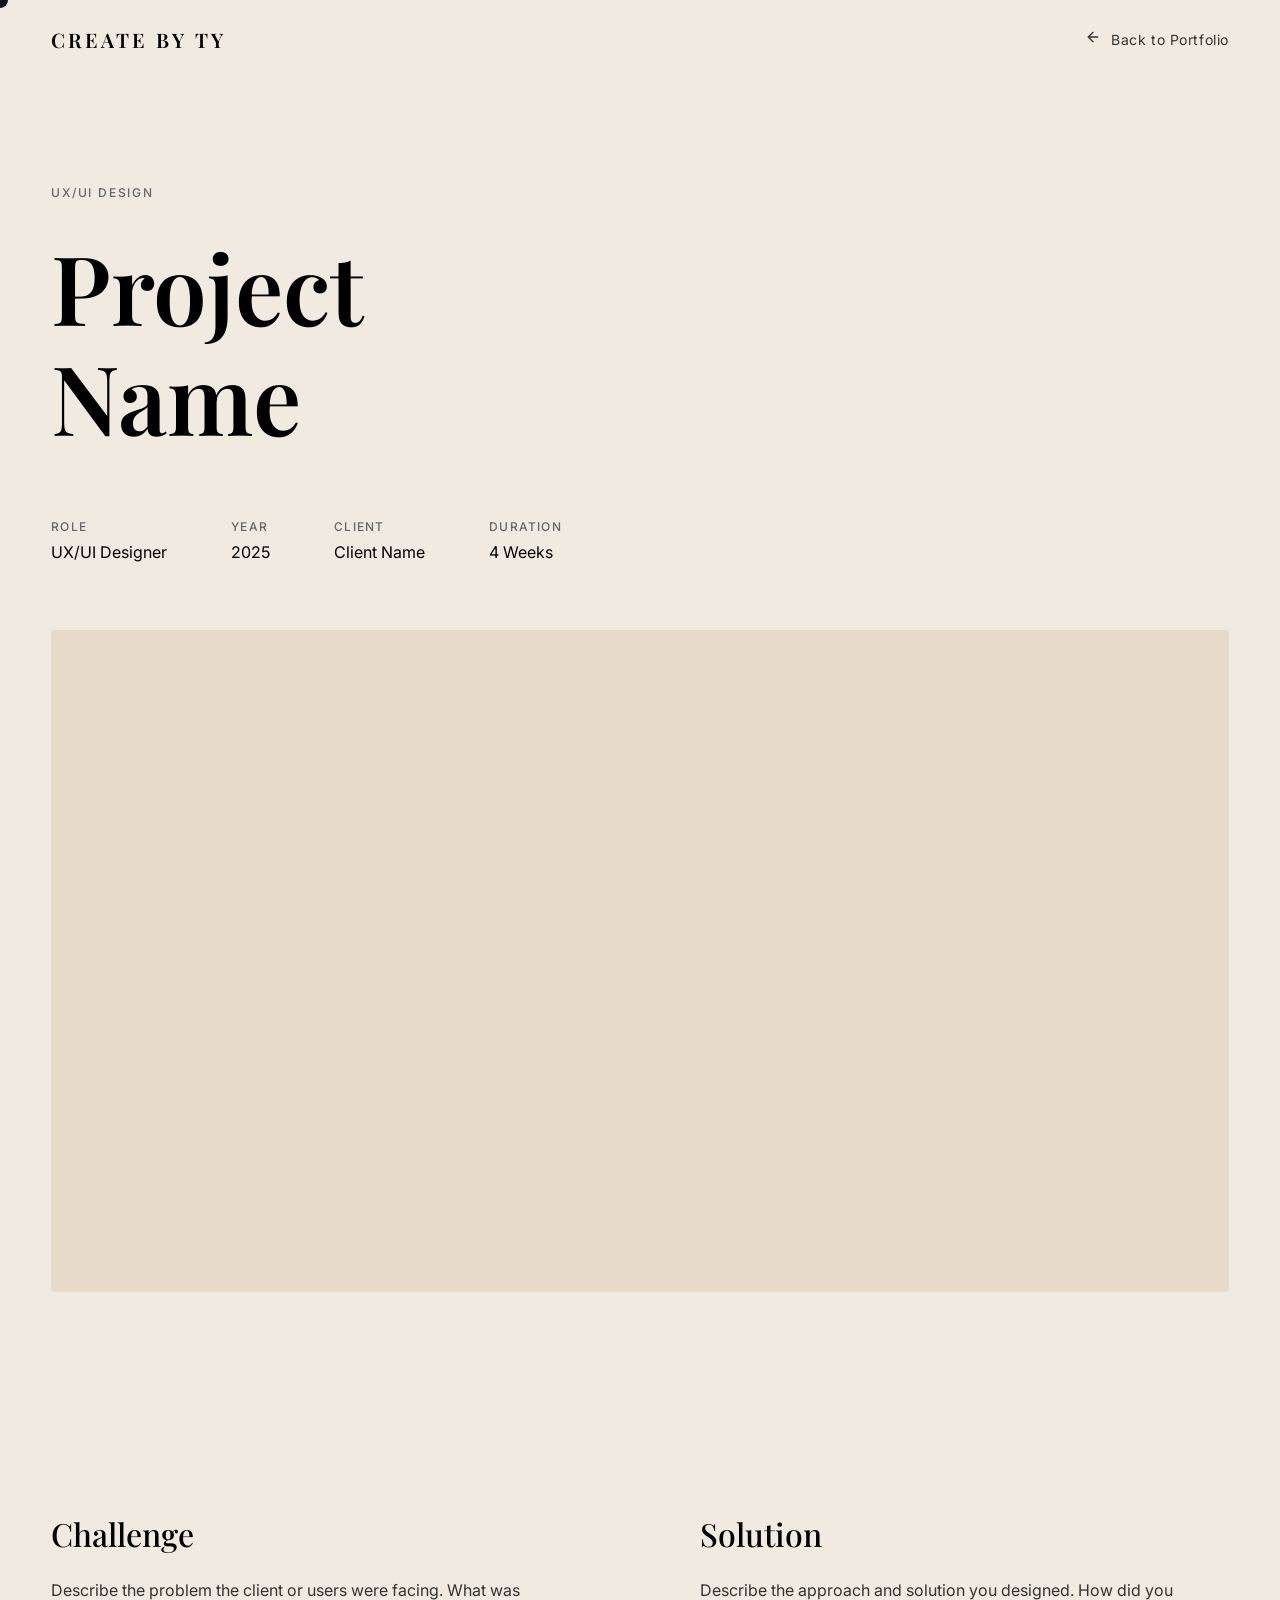
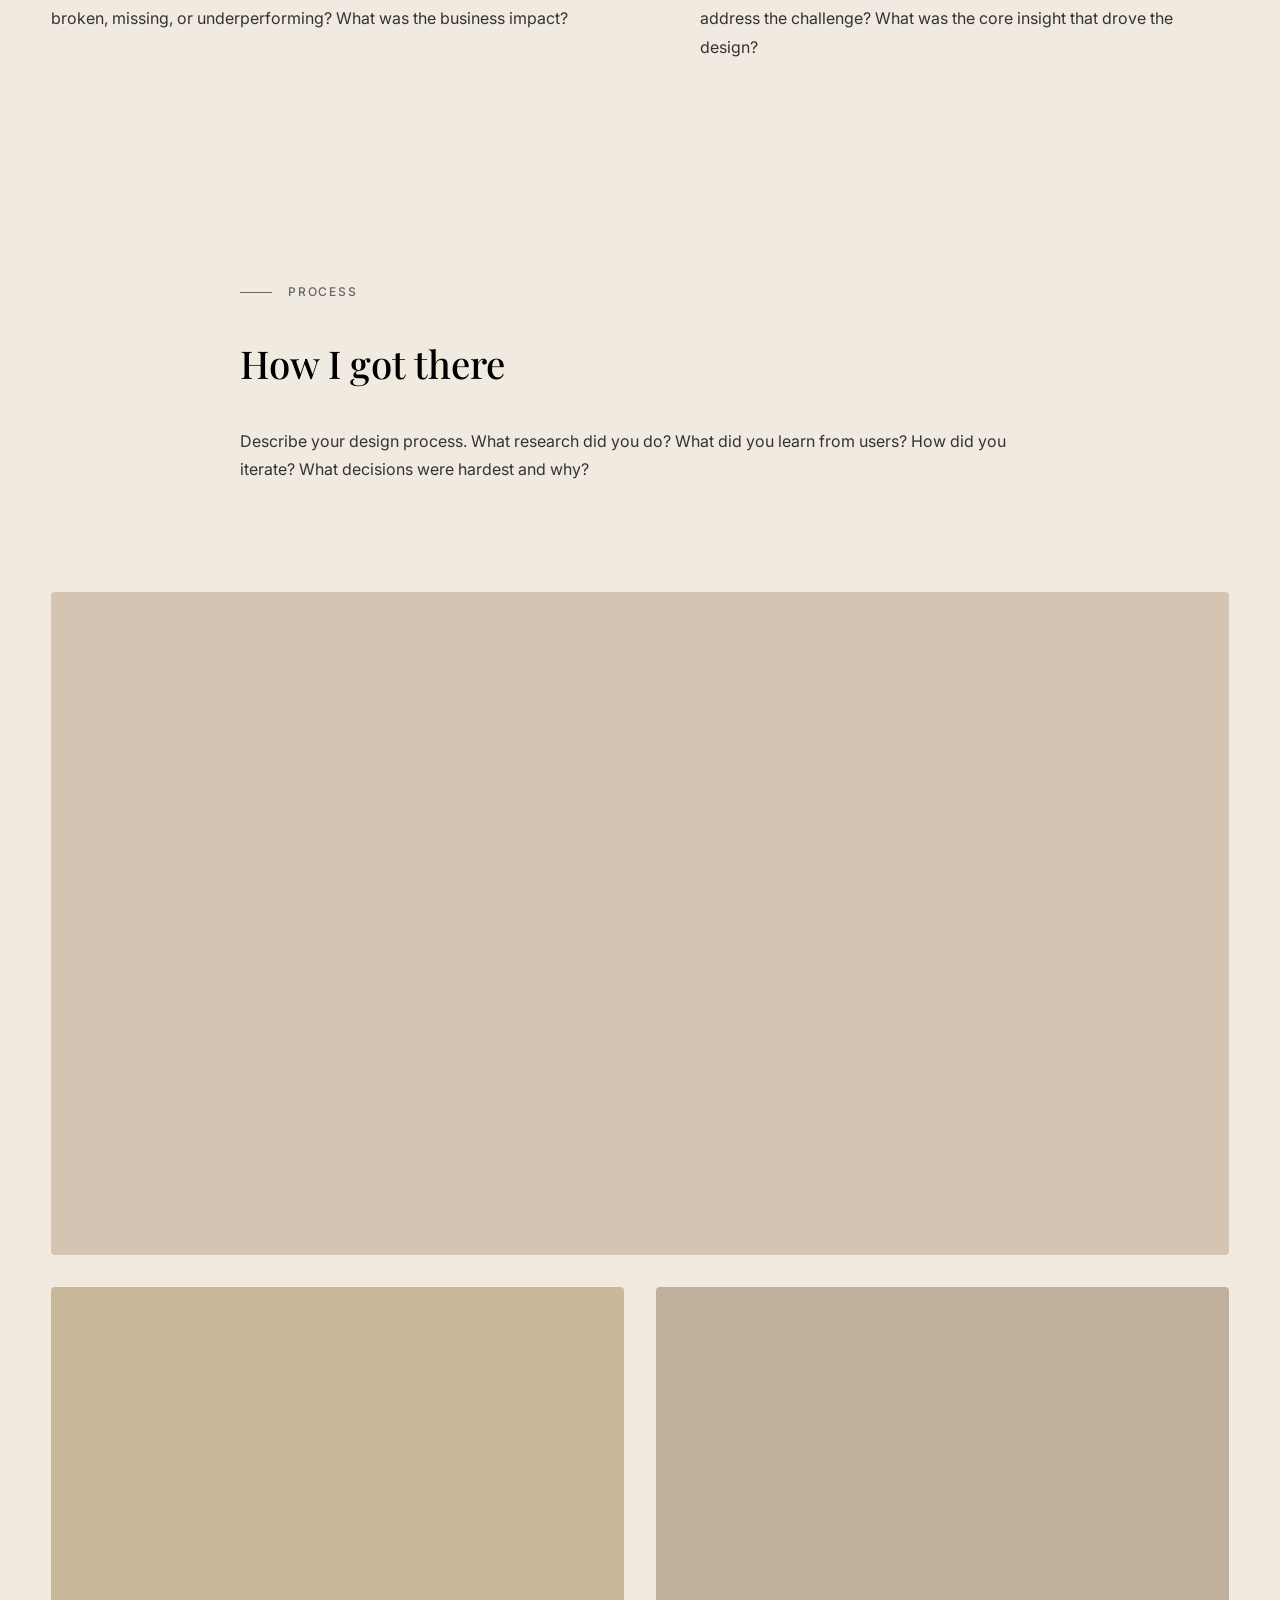
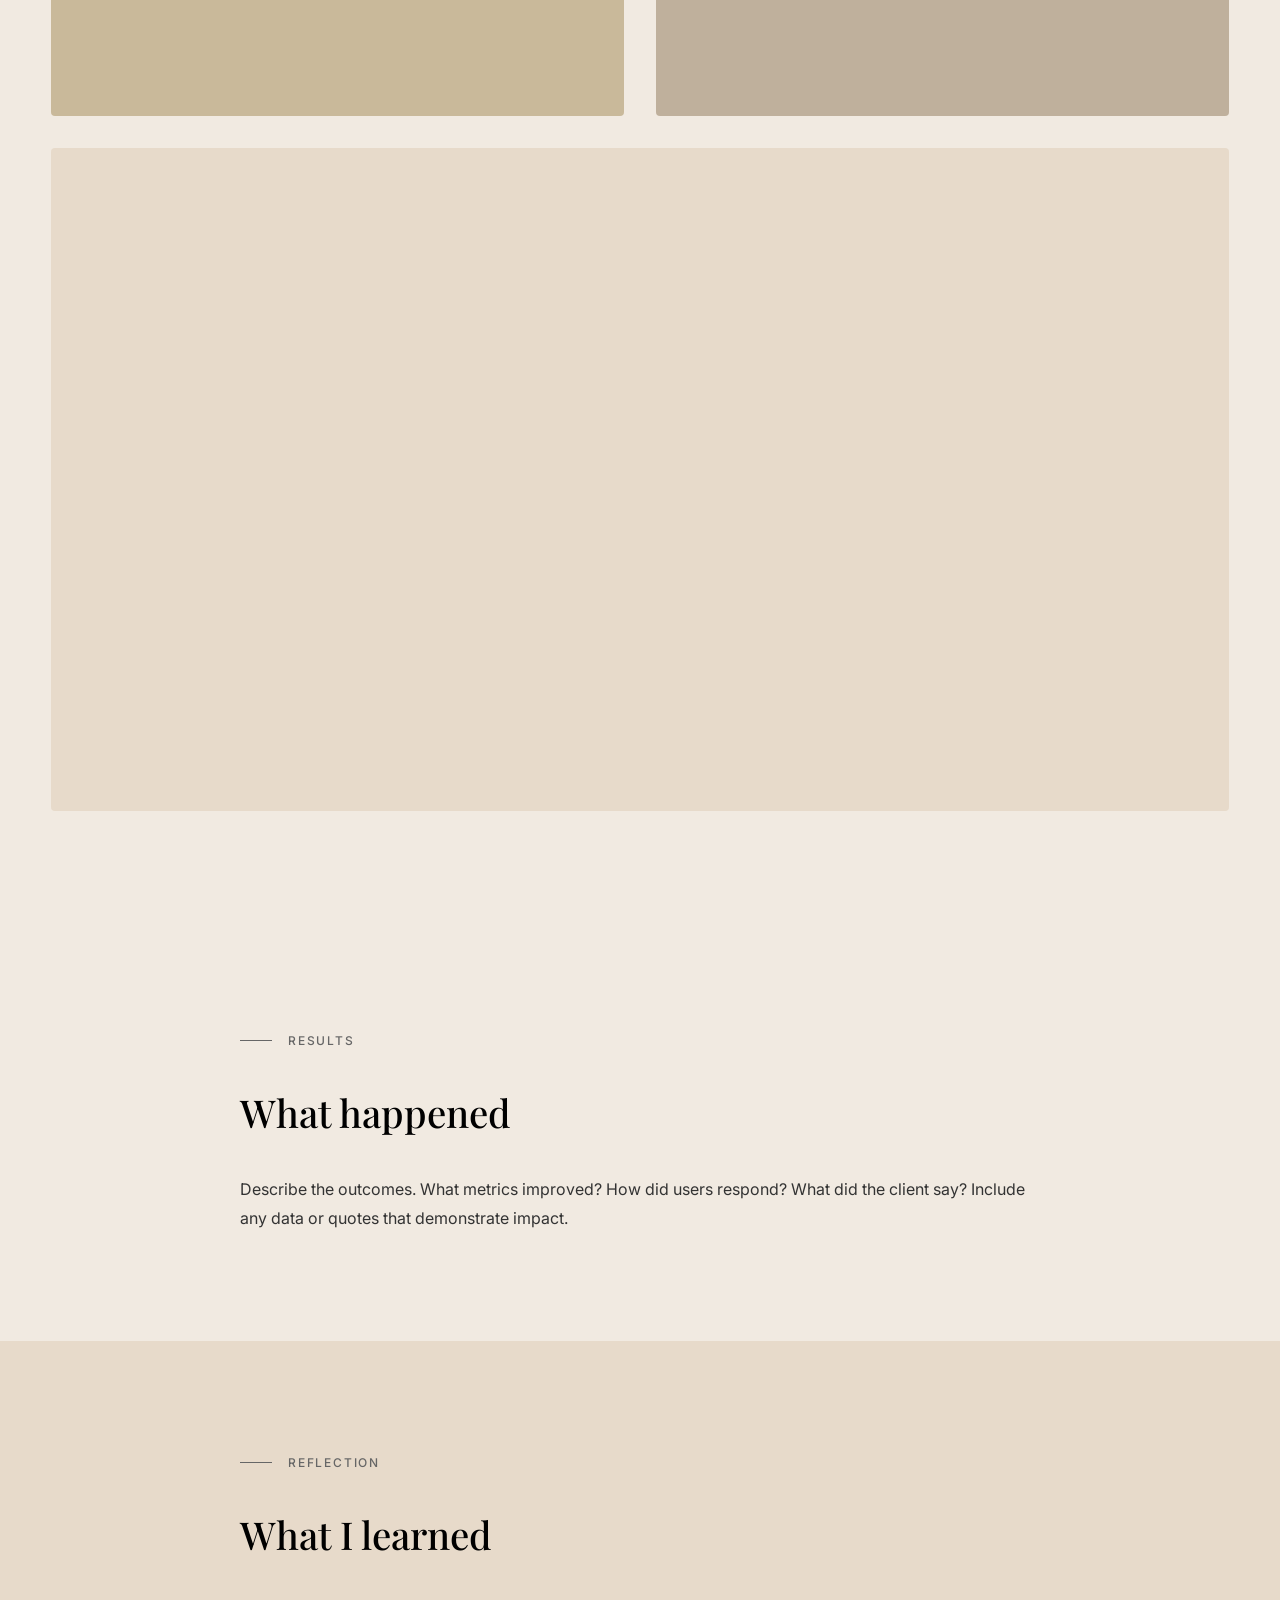
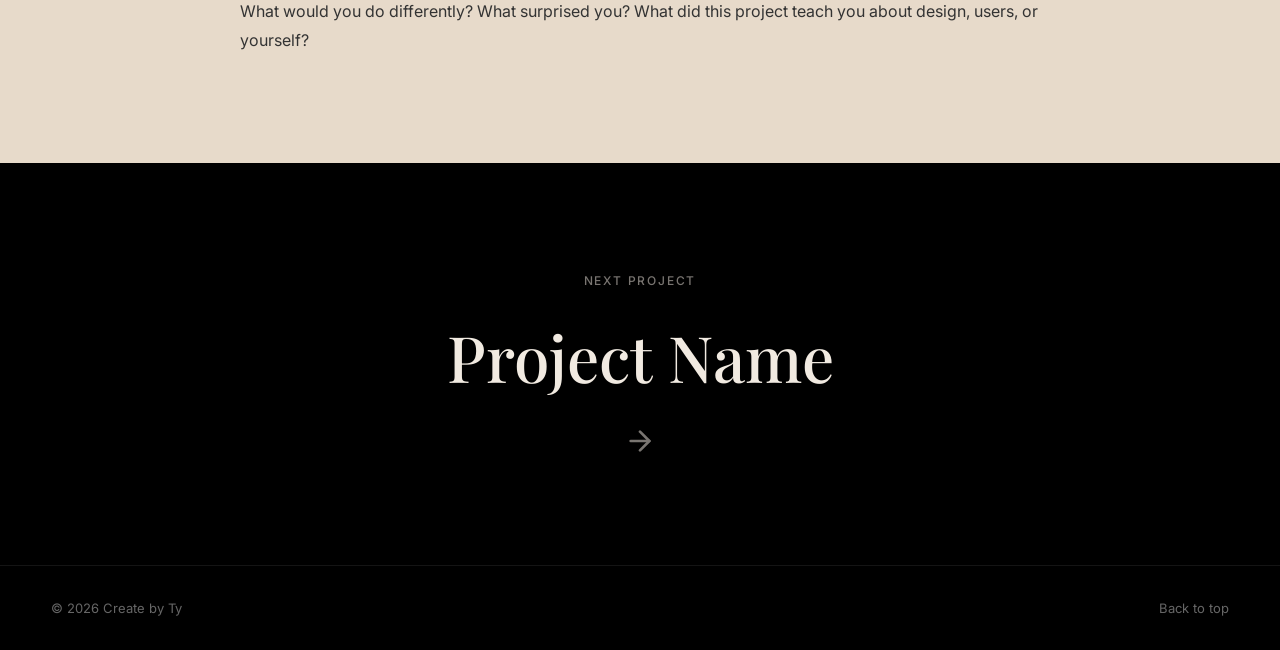
<file: portfolio/case-study.html>
<!DOCTYPE html>
<html lang="en">
<head>
  <meta charset="UTF-8">
  <meta name="viewport" content="width=device-width, initial-scale=1.0">
  <title>Project Name — Create by Ty</title>
  <link rel="preconnect" href="https://fonts.googleapis.com">
  <link rel="preconnect" href="https://fonts.gstatic.com" crossorigin>
  <link href="https://fonts.googleapis.com/css2?family=Inter:wght@300;400;500;600&family=Playfair+Display:ital,wght@0,400;0,500;0,600;0,700;1,400;1,500&display=swap" rel="stylesheet">
  <link rel="stylesheet" href="style.css">
  <link rel="stylesheet" href="animations.css">
  <link rel="stylesheet" href="case-study.css">
</head>
<body>

  <!-- Progress Bar -->
  <div class="cs-progress" id="cs-progress"></div>

  <!-- Navigation -->
  <nav class="nav" id="nav">
    <a href="index.html" class="nav-logo">CREATE BY TY</a>
    <div class="nav-links">
      <a href="index.html" class="nav-link" data-reveal-delay="1">
        <svg width="16" height="16" viewBox="0 0 24 24" fill="none" stroke="currentColor" stroke-width="2" stroke-linecap="round" stroke-linejoin="round" style="margin-right: 6px;">
          <path d="M19 12H5"/>
          <path d="m12 19-7-7 7-7"/>
        </svg>
        Back to Portfolio
      </a>
    </div>
    <button class="nav-hamburger" aria-label="Open menu">
      <span></span>
      <span></span>
    </button>
  </nav>

  <!-- Mobile Menu -->
  <div class="mobile-menu" id="mobile-menu">
    <a href="index.html" class="mobile-menu-link">Back to Portfolio</a>
  </div>

  <!-- Case Study Hero -->
  <section class="cs-hero">
    <div class="cs-hero-content">
      <span class="cs-category">UX/UI Design</span>
      <h1 class="cs-title">
        <span class="line"><span class="word">Project</span></span>
        <span class="line"><span class="word">Name</span></span>
      </h1>
      <div class="cs-meta">
        <div class="cs-meta-item">
          <span class="cs-meta-label">Role</span>
          <span class="cs-meta-value">UX/UI Designer</span>
        </div>
        <div class="cs-meta-item">
          <span class="cs-meta-label">Year</span>
          <span class="cs-meta-value">2025</span>
        </div>
        <div class="cs-meta-item">
          <span class="cs-meta-label">Client</span>
          <span class="cs-meta-value">Client Name</span>
        </div>
        <div class="cs-meta-item">
          <span class="cs-meta-label">Duration</span>
          <span class="cs-meta-value">4 Weeks</span>
        </div>
      </div>
    </div>
  </section>

  <!-- Hero Image -->
  <section class="cs-hero-image" data-reveal="fade-up">
    <div class="cs-image cs-image--full" style="background-color: #E7DACA;"></div>
  </section>

  <!-- Overview -->
  <section class="cs-section">
    <div class="cs-section-inner">
      <div class="cs-overview" data-reveal="fade-up">
        <div class="cs-overview-block">
          <h2 class="cs-heading">Challenge</h2>
          <p>Describe the problem the client or users were facing. What was broken, missing, or underperforming? What was the business impact?</p>
        </div>
        <div class="cs-overview-block">
          <h2 class="cs-heading">Solution</h2>
          <p>Describe the approach and solution you designed. How did you address the challenge? What was the core insight that drove the design?</p>
        </div>
      </div>
    </div>
  </section>

  <!-- Process -->
  <section class="cs-section">
    <div class="cs-section-inner cs-section-inner--narrow">
      <span class="section-label" data-reveal="fade-up">Process</span>
      <h2 class="cs-subheading" data-reveal="fade-up" data-reveal-delay="1">How I got there</h2>
      <p class="cs-body" data-reveal="fade-up" data-reveal-delay="2">Describe your design process. What research did you do? What did you learn from users? How did you iterate? What decisions were hardest and why?</p>
    </div>
  </section>

  <!-- Gallery -->
  <section class="cs-gallery">
    <div class="cs-image cs-image--full" style="background-color: #d4c5b3;" data-reveal="fade-up"></div>
    <div class="cs-image-pair">
      <div class="cs-image cs-image--half" style="background-color: #c9b99a;" data-reveal="fade-up" data-reveal-delay="1"></div>
      <div class="cs-image cs-image--half" style="background-color: #bfb09c;" data-reveal="fade-up" data-reveal-delay="2"></div>
    </div>
    <div class="cs-image cs-image--full" style="background-color: #E7DACA;" data-reveal="fade-up"></div>
  </section>

  <!-- Results -->
  <section class="cs-section">
    <div class="cs-section-inner cs-section-inner--narrow">
      <span class="section-label" data-reveal="fade-up">Results</span>
      <h2 class="cs-subheading" data-reveal="fade-up" data-reveal-delay="1">What happened</h2>
      <p class="cs-body" data-reveal="fade-up" data-reveal-delay="2">Describe the outcomes. What metrics improved? How did users respond? What did the client say? Include any data or quotes that demonstrate impact.</p>
    </div>
  </section>

  <!-- Learnings -->
  <section class="cs-section cs-section--sand">
    <div class="cs-section-inner cs-section-inner--narrow">
      <span class="section-label" data-reveal="fade-up">Reflection</span>
      <h2 class="cs-subheading" data-reveal="fade-up" data-reveal-delay="1">What I learned</h2>
      <p class="cs-body" data-reveal="fade-up" data-reveal-delay="2">What would you do differently? What surprised you? What did this project teach you about design, users, or yourself?</p>
    </div>
  </section>

  <!-- Next Project -->
  <section class="cs-next">
    <a href="case-study.html" class="cs-next-link" data-reveal="fade-up">
      <span class="cs-next-label">Next Project</span>
      <span class="cs-next-title">Project Name</span>
      <svg width="32" height="32" viewBox="0 0 24 24" fill="none" stroke="currentColor" stroke-width="2" stroke-linecap="round" stroke-linejoin="round">
        <path d="M5 12h14"/>
        <path d="m12 5 7 7-7 7"/>
      </svg>
    </a>
  </section>

  <!-- Footer -->
  <footer class="footer">
    <span>&copy; 2026 Create by Ty</span>
    <a href="#" class="footer-top" onclick="window.scrollTo({top:0,behavior:'smooth'});return false;">Back to top</a>
  </footer>

  <div class="cursor" id="cursor">
    <div class="cursor-dot"></div>
    <div class="cursor-label">View</div>
  </div>

  <script src="case-study.js"></script>
</body>
</html>
</file>
<file: bright-swimwear-replica/styles.css>
/* Reset & Base */
*, *::before, *::after { margin: 0; padding: 0; box-sizing: border-box; }

body {
  font-family: 'Inter', sans-serif;
  color: #1a1a1a;
  background: #fff;
  font-size: 14px;
  line-height: 1.5;
}

a { color: inherit; text-decoration: none; }
button { font-family: inherit; cursor: pointer; border: none; background: none; }
ul { list-style: none; }
img { max-width: 100%; display: block; }

/* Announcement Bar */
.announcement-bar {
  background: #1a1a1a;
  color: #fff;
  text-align: center;
  padding: 10px 20px;
  font-size: 12px;
  letter-spacing: 0.03em;
}

.announcement-bar a {
  text-decoration: underline;
  margin-left: 4px;
}

/* Header */
.header {
  border-bottom: 1px solid #e5e5e5;
  position: sticky;
  top: 0;
  background: #fff;
  z-index: 100;
}

.header-inner {
  max-width: 1400px;
  margin: 0 auto;
  padding: 16px 40px;
  display: flex;
  align-items: center;
  justify-content: space-between;
}

.logo {
  font-size: 18px;
  font-weight: 700;
  letter-spacing: 0.15em;
  text-transform: uppercase;
  position: absolute;
  left: 50%;
  transform: translateX(-50%);
}

.main-nav ul {
  display: flex;
  gap: 28px;
}

.main-nav a {
  font-size: 13px;
  font-weight: 400;
  letter-spacing: 0.02em;
  transition: opacity 0.2s;
}

.main-nav a:hover { opacity: 0.6; }

.has-dropdown {
  position: relative;
}

.dropdown {
  display: none;
  position: absolute;
  top: 100%;
  left: 0;
  background: #fff;
  border: 1px solid #e5e5e5;
  padding: 12px 0;
  min-width: 160px;
  z-index: 10;
  margin-top: 16px;
}

.has-dropdown:hover .dropdown {
  display: block;
}

.dropdown a {
  display: block;
  padding: 8px 20px;
  font-size: 13px;
}

.dropdown a:hover {
  background: #f5f5f5;
}

.header-actions {
  display: flex;
  align-items: center;
  gap: 16px;
}

.header-actions button {
  color: #1a1a1a;
  position: relative;
}

.cart-btn { position: relative; }

.cart-count {
  position: absolute;
  top: -6px;
  right: -8px;
  background: #1a1a1a;
  color: #fff;
  font-size: 10px;
  width: 16px;
  height: 16px;
  border-radius: 50%;
  display: flex;
  align-items: center;
  justify-content: center;
}

.mobile-menu-btn { display: none; }

/* Hero */
.hero {
  height: 75vh;
  min-height: 500px;
  background-color: #c9b99a;
  display: flex;
  align-items: center;
  justify-content: center;
  text-align: center;
  position: relative;
}

.hero-content {
  color: #fff;
}

.hero-content h1 {
  font-size: 48px;
  font-weight: 300;
  letter-spacing: 0.05em;
  margin-bottom: 8px;
}

.hero-content p {
  font-size: 16px;
  font-weight: 300;
  margin-bottom: 24px;
  letter-spacing: 0.03em;
}

.btn {
  display: inline-block;
  padding: 12px 32px;
  background: #1a1a1a;
  color: #fff;
  font-size: 12px;
  font-weight: 500;
  letter-spacing: 0.1em;
  text-transform: uppercase;
  transition: background 0.2s;
}

.btn:hover { background: #333; }

/* Product Sections */
.product-section {
  max-width: 1400px;
  margin: 0 auto;
  padding: 60px 40px;
}

.section-header {
  display: flex;
  justify-content: space-between;
  align-items: baseline;
  margin-bottom: 32px;
}

.section-header h2 {
  font-size: 24px;
  font-weight: 400;
  letter-spacing: 0.02em;
}

.view-all {
  font-size: 13px;
  text-decoration: underline;
  transition: opacity 0.2s;
}

.view-all:hover { opacity: 0.6; }

.product-grid {
  display: grid;
  grid-template-columns: repeat(4, 1fr);
  gap: 20px;
}

.product-card {
  cursor: pointer;
}

.product-image {
  aspect-ratio: 3 / 4;
  width: 100%;
  margin-bottom: 12px;
}

.product-info h3 {
  font-size: 14px;
  font-weight: 500;
  margin-bottom: 2px;
}

.product-color {
  font-size: 12px;
  color: #666;
  margin-bottom: 4px;
}

.product-price {
  font-size: 13px;
  font-weight: 500;
  margin-bottom: 8px;
}

.size-options {
  display: flex;
  gap: 6px;
}

.size-btn {
  width: 32px;
  height: 32px;
  border: 1px solid #d5d5d5;
  font-size: 11px;
  font-weight: 500;
  display: flex;
  align-items: center;
  justify-content: center;
  transition: all 0.15s;
}

.size-btn:hover {
  border-color: #1a1a1a;
  background: #1a1a1a;
  color: #fff;
}

/* Collection Banner */
.collection-banner {
  height: 50vh;
  min-height: 360px;
  background-color: #a8c5b8;
  display: flex;
  align-items: center;
  justify-content: center;
  text-align: center;
}

.banner-content {
  color: #fff;
}

.banner-content h2 {
  font-size: 36px;
  font-weight: 300;
  letter-spacing: 0.05em;
  margin-bottom: 8px;
}

.banner-content p {
  font-size: 15px;
  font-weight: 300;
  margin-bottom: 24px;
}

/* Category Section */
.category-section {
  max-width: 1400px;
  margin: 0 auto;
  padding: 60px 40px;
  text-align: center;
}

.category-section h2 {
  font-size: 24px;
  font-weight: 400;
  margin-bottom: 32px;
}

.category-grid {
  display: grid;
  grid-template-columns: repeat(4, 1fr);
  gap: 20px;
}

.category-card {
  display: block;
  text-align: center;
  transition: opacity 0.2s;
}

.category-card:hover { opacity: 0.8; }

.category-image {
  aspect-ratio: 3 / 4;
  width: 100%;
  margin-bottom: 12px;
}

.category-card span {
  font-size: 14px;
  font-weight: 500;
}

/* Newsletter */
.newsletter {
  background: #f5f0e8;
  text-align: center;
  padding: 60px 40px;
}

.newsletter h2 {
  font-size: 24px;
  font-weight: 400;
  margin-bottom: 8px;
}

.newsletter p {
  font-size: 14px;
  color: #666;
  margin-bottom: 24px;
}

.newsletter-form {
  display: flex;
  justify-content: center;
  gap: 8px;
  max-width: 440px;
  margin: 0 auto;
}

.newsletter-form input {
  flex: 1;
  padding: 12px 16px;
  border: 1px solid #d5d5d5;
  font-size: 13px;
  font-family: inherit;
  outline: none;
}

.newsletter-form input:focus {
  border-color: #1a1a1a;
}

/* Footer */
.footer {
  border-top: 1px solid #e5e5e5;
  padding: 48px 40px 24px;
}

.footer-inner {
  max-width: 1400px;
  margin: 0 auto;
  display: grid;
  grid-template-columns: repeat(4, 1fr);
  gap: 40px;
  margin-bottom: 48px;
}

.footer-col h4 {
  font-size: 13px;
  font-weight: 600;
  text-transform: uppercase;
  letter-spacing: 0.08em;
  margin-bottom: 16px;
}

.footer-col ul li { margin-bottom: 10px; }

.footer-col a {
  font-size: 13px;
  color: #666;
  transition: color 0.2s;
}

.footer-col a:hover { color: #1a1a1a; }

.social-links {
  display: flex;
  gap: 12px;
}

.social-links a {
  color: #666;
  transition: color 0.2s;
}

.social-links a:hover { color: #1a1a1a; }

.footer-bottom {
  max-width: 1400px;
  margin: 0 auto;
  border-top: 1px solid #e5e5e5;
  padding-top: 24px;
  text-align: center;
}

.footer-bottom p {
  font-size: 12px;
  color: #999;
}

/* Responsive */
@media (max-width: 1024px) {
  .product-grid,
  .category-grid {
    grid-template-columns: repeat(2, 1fr);
  }

  .footer-inner {
    grid-template-columns: repeat(2, 1fr);
  }
}

@media (max-width: 768px) {
  .header-inner { padding: 14px 20px; }

  .main-nav { display: none; }
  .mobile-menu-btn { display: block; color: #1a1a1a; }

  .logo {
    font-size: 14px;
    position: static;
    transform: none;
  }

  .hero { height: 60vh; min-height: 400px; }
  .hero-content h1 { font-size: 32px; }

  .product-section,
  .category-section,
  .newsletter { padding: 40px 20px; }

  .collection-banner { height: 40vh; min-height: 280px; }
  .banner-content h2 { font-size: 28px; }

  .footer { padding: 40px 20px 20px; }
  .footer-inner { grid-template-columns: 1fr 1fr; gap: 32px; }

  .newsletter-form { flex-direction: column; }
}

@media (max-width: 480px) {
  .product-grid { grid-template-columns: repeat(2, 1fr); gap: 12px; }
  .category-grid { grid-template-columns: repeat(2, 1fr); gap: 12px; }
  .footer-inner { grid-template-columns: 1fr; }
}
</file>
<file: portfolio/style.css>
/* ============================================
   DESIGN TOKENS
   ============================================ */

:root {
  --color-cream: #F1EAE1;
  --color-black: #000000;
  --color-sand: #E7DACA;
  --color-text: #333333;
  --color-text-light: #666666;
  --color-white: #FFFFFF;

  --font-display: 'Playfair Display', serif;
  --font-body: 'Inter', sans-serif;

  --space-xs: 8px;
  --space-sm: 16px;
  --space-md: 32px;
  --space-lg: 64px;
  --space-xl: 120px;
  --space-section: clamp(80px, 12vh, 160px);

  --max-width: 1400px;
  --gutter: clamp(20px, 4vw, 80px);

  --ease-out-expo: cubic-bezier(0.16, 1, 0.3, 1);
  --ease-out-quart: cubic-bezier(0.25, 1, 0.5, 1);
  --duration-reveal: 1s;
  --duration-stagger: 0.12s;
}

/* ============================================
   RESET
   ============================================ */

*, *::before, *::after {
  margin: 0;
  padding: 0;
  box-sizing: border-box;
}

html {
  scroll-behavior: smooth;
  -webkit-font-smoothing: antialiased;
  -moz-osx-font-smoothing: grayscale;
}

body {
  font-family: var(--font-body);
  font-size: 16px;
  line-height: 1.6;
  color: var(--color-text);
  background-color: var(--color-cream);
  overflow-x: hidden;
  cursor: none;
}

a {
  text-decoration: none;
  color: inherit;
}

ul, ol {
  list-style: none;
}

img {
  max-width: 100%;
  display: block;
}

button {
  background: none;
  border: none;
  cursor: none;
  font-family: inherit;
}

/* ============================================
   NAVIGATION
   ============================================ */

.nav {
  position: fixed;
  top: 0;
  left: 0;
  right: 0;
  z-index: 100;
  display: flex;
  align-items: center;
  justify-content: space-between;
  padding: 24px var(--gutter);
  transition: background-color 0.4s ease, backdrop-filter 0.4s ease;
}

.nav--scrolled {
  background-color: rgba(241, 234, 225, 0.9);
  backdrop-filter: blur(12px);
  -webkit-backdrop-filter: blur(12px);
}

.nav-logo {
  font-family: var(--font-display);
  font-size: 20px;
  font-weight: 600;
  letter-spacing: 0.15em;
  color: var(--color-black);
}

.nav-links {
  display: flex;
  align-items: center;
  gap: 32px;
}

.nav-link {
  font-family: var(--font-body);
  font-size: 14px;
  font-weight: 400;
  letter-spacing: 0.04em;
  color: var(--color-text);
  transition: opacity 0.3s ease;
  position: relative;
}

.nav-link::after {
  content: '';
  position: absolute;
  bottom: -4px;
  left: 0;
  width: 100%;
  height: 1px;
  background-color: var(--color-black);
  transform: scaleX(0);
  transform-origin: right;
  transition: transform 0.4s var(--ease-out-expo);
}

.nav-link:hover::after {
  transform: scaleX(1);
  transform-origin: left;
}

.nav-link--icon {
  display: flex;
  align-items: center;
}

.nav-link--icon::after {
  display: none;
}

.nav-link--icon:hover {
  opacity: 0.6;
}

.nav-link--active {
  font-weight: 500;
}

.nav-hamburger {
  display: none;
  flex-direction: column;
  gap: 6px;
  padding: 4px;
  z-index: 101;
}

.nav-hamburger span {
  display: block;
  width: 24px;
  height: 2px;
  background-color: var(--color-black);
  transition: transform 0.3s ease, opacity 0.3s ease;
}

.nav-hamburger.active span:first-child {
  transform: translateY(4px) rotate(45deg);
}

.nav-hamburger.active span:last-child {
  transform: translateY(-4px) rotate(-45deg);
}

/* Mobile Menu */
.mobile-menu {
  position: fixed;
  top: 0;
  right: -100%;
  width: 100%;
  height: 100vh;
  background-color: var(--color-cream);
  z-index: 99;
  display: flex;
  flex-direction: column;
  justify-content: center;
  align-items: center;
  gap: 40px;
  transition: right 0.5s var(--ease-out-expo);
}

.mobile-menu.active {
  right: 0;
}

.mobile-menu-link {
  font-family: var(--font-display);
  font-size: clamp(32px, 6vw, 48px);
  font-weight: 500;
  color: var(--color-black);
}

/* ============================================
   HERO
   ============================================ */

.hero {
  min-height: 100vh;
  display: flex;
  flex-direction: column;
  justify-content: center;
  align-items: center;
  text-align: center;
  padding: var(--gutter);
  position: relative;
  background-color: var(--color-cream);
}

.hero-content {
  will-change: transform;
}

.hero-title {
  font-family: var(--font-display);
  font-size: clamp(3.5rem, 8vw, 7rem);
  font-weight: 600;
  line-height: 1.1;
  color: var(--color-black);
  margin-bottom: var(--space-md);
}

.hero-title .line {
  display: block;
  overflow: hidden;
  padding-bottom: 4px;
}

.hero-title .word {
  display: inline-block;
}

.hero-subtitle {
  font-family: var(--font-body);
  font-size: 14px;
  font-weight: 400;
  letter-spacing: 0.2em;
  text-transform: uppercase;
  color: var(--color-text-light);
}

.hero-scroll {
  position: absolute;
  bottom: 40px;
  left: 50%;
  transform: translateX(-50%);
  display: flex;
  flex-direction: column;
  align-items: center;
  gap: 12px;
}

.hero-scroll span {
  font-size: 11px;
  letter-spacing: 0.15em;
  text-transform: uppercase;
  color: var(--color-text-light);
}

.scroll-line {
  width: 1px;
  height: 40px;
  background-color: var(--color-text-light);
  position: relative;
  overflow: hidden;
}

.scroll-line::after {
  content: '';
  position: absolute;
  top: -100%;
  left: 0;
  width: 100%;
  height: 100%;
  background-color: var(--color-black);
  animation: scrollLine 2s ease-in-out infinite;
}

@keyframes scrollLine {
  0% { top: -100%; }
  50% { top: 100%; }
  100% { top: 100%; }
}

/* ============================================
   ABOUT
   ============================================ */

.about {
  padding: var(--space-section) var(--gutter);
  background-color: var(--color-cream);
}

.about-inner {
  max-width: var(--max-width);
  margin: 0 auto;
  display: grid;
  grid-template-columns: 1fr 1fr;
  gap: var(--space-xl);
}

.about-intro {
  position: sticky;
  top: 120px;
  align-self: start;
}

.section-label {
  display: inline-block;
  font-family: var(--font-body);
  font-size: 12px;
  font-weight: 500;
  letter-spacing: 0.15em;
  text-transform: uppercase;
  color: var(--color-text-light);
  margin-bottom: var(--space-md);
  position: relative;
  padding-left: 48px;
}

.section-label::before {
  content: '';
  position: absolute;
  left: 0;
  top: 50%;
  width: 32px;
  height: 1px;
  background-color: var(--color-text-light);
}

.section-label--light {
  color: rgba(255, 255, 255, 0.5);
}

.section-label--light::before {
  background-color: rgba(255, 255, 255, 0.3);
}

.about-statement {
  font-family: var(--font-display);
  font-size: clamp(1.5rem, 2.5vw, 2rem);
  font-weight: 400;
  line-height: 1.5;
  color: var(--color-black);
}

.about-roles {
  display: flex;
  flex-direction: column;
  gap: 0;
}

.role-card {
  padding: var(--space-md) 0;
  border-top: 1px solid rgba(0, 0, 0, 0.1);
  display: grid;
  grid-template-columns: 40px 1fr;
  grid-template-rows: auto auto;
  gap: 4px var(--space-sm);
}

.role-card:last-child {
  border-bottom: 1px solid rgba(0, 0, 0, 0.1);
}

.role-number {
  font-family: var(--font-body);
  font-size: 12px;
  font-weight: 400;
  color: var(--color-text-light);
  grid-row: 1 / 3;
  padding-top: 4px;
}

.role-title {
  font-family: var(--font-display);
  font-size: clamp(1.25rem, 2vw, 1.5rem);
  font-weight: 500;
  color: var(--color-black);
}

.role-connection {
  font-size: 14px;
  color: var(--color-text-light);
  line-height: 1.5;
}

.role-card--designer {
  background-color: var(--color-black);
  color: var(--color-cream);
  padding: var(--space-md);
  border: none;
  margin-top: var(--space-sm);
}

.role-card--designer .role-number {
  color: rgba(241, 234, 225, 0.5);
}

.role-card--designer .role-title {
  color: var(--color-cream);
}

.role-card--designer .role-connection {
  color: rgba(241, 234, 225, 0.7);
}

/* ============================================
   WORK / PROJECTS
   ============================================ */

.work {
  padding: var(--space-section) var(--gutter);
  background-color: var(--color-cream);
}

.work .section-label {
  display: block;
  max-width: var(--max-width);
  margin: 0 auto var(--space-lg);
}

.project-grid {
  max-width: var(--max-width);
  margin: 0 auto;
  display: grid;
  grid-template-columns: repeat(2, 1fr);
  gap: var(--space-md);
}

.project-card {
  display: block;
  position: relative;
  overflow: hidden;
  text-decoration: none;
  color: var(--color-text);
}

.project-card--wide {
  grid-column: 1 / -1;
}

.project-image {
  width: 100%;
  aspect-ratio: 16 / 10;
  transition: transform 0.6s var(--ease-out-expo);
}

.project-card:not(.project-card--wide) .project-image {
  aspect-ratio: 4 / 5;
}

.project-card:hover .project-image {
  transform: scale(1.03);
}

.project-info {
  padding: var(--space-sm) 0;
}

.project-category {
  font-size: 12px;
  font-weight: 500;
  letter-spacing: 0.1em;
  text-transform: uppercase;
  color: var(--color-text-light);
  margin-bottom: 4px;
  display: block;
}

.project-title {
  font-family: var(--font-display);
  font-size: clamp(1.25rem, 2vw, 1.75rem);
  font-weight: 500;
  color: var(--color-black);
  margin-bottom: 4px;
  position: relative;
  display: inline-block;
}

.project-title::after {
  content: '';
  position: absolute;
  bottom: 0;
  left: 0;
  width: 100%;
  height: 1px;
  background-color: var(--color-black);
  transform: scaleX(0);
  transform-origin: right;
  transition: transform 0.4s var(--ease-out-expo);
}

.project-card:hover .project-title::after {
  transform: scaleX(1);
  transform-origin: left;
}

.project-desc {
  font-size: 14px;
  color: var(--color-text-light);
}

/* ============================================
   SERVICES
   ============================================ */

.services {
  padding: var(--space-section) var(--gutter);
  background-color: var(--color-black);
  color: var(--color-cream);
}

.services .section-label {
  max-width: var(--max-width);
  margin: 0 auto var(--space-sm);
  display: block;
}

.services-intro {
  max-width: var(--max-width);
  margin: 0 auto;
  font-family: var(--font-display);
  font-size: clamp(1.25rem, 2.5vw, 2rem);
  font-weight: 400;
  line-height: 1.4;
  color: var(--color-cream);
  margin-bottom: var(--space-xl);
}

.services-list {
  max-width: var(--max-width);
  margin: 0 auto;
}

.service-item {
  display: grid;
  grid-template-columns: 60px 1fr auto;
  align-items: start;
  gap: var(--space-md);
  padding: var(--space-lg) 0;
  border-top: 1px solid rgba(255, 255, 255, 0.15);
  transition: padding 0.4s var(--ease-out-expo);
}

.service-item:last-child {
  border-bottom: 1px solid rgba(255, 255, 255, 0.15);
}

.service-item:hover {
  padding-left: var(--space-sm);
}

.service-number {
  font-family: var(--font-body);
  font-size: 14px;
  font-weight: 300;
  color: rgba(255, 255, 255, 0.4);
  padding-top: 4px;
}

.service-title {
  font-family: var(--font-display);
  font-size: clamp(1.5rem, 3vw, 2.25rem);
  font-weight: 500;
  color: var(--color-cream);
  margin-bottom: 8px;
}

.service-desc {
  font-size: 14px;
  color: rgba(255, 255, 255, 0.6);
  line-height: 1.6;
  max-width: 480px;
}

.service-tags {
  display: flex;
  gap: 8px;
  flex-wrap: wrap;
  padding-top: 8px;
}

.service-tags li {
  font-size: 12px;
  font-weight: 400;
  letter-spacing: 0.05em;
  color: rgba(255, 255, 255, 0.4);
  border: 1px solid rgba(255, 255, 255, 0.15);
  padding: 4px 12px;
  border-radius: 20px;
  transition: color 0.3s ease, border-color 0.3s ease;
}

.service-item:hover .service-tags li {
  color: rgba(255, 255, 255, 0.8);
  border-color: rgba(255, 255, 255, 0.3);
}

/* ============================================
   TESTIMONIALS
   ============================================ */

.testimonials {
  padding: var(--space-section) var(--gutter);
  background-color: var(--color-cream);
}

.testimonials .section-label {
  display: block;
  max-width: var(--max-width);
  margin: 0 auto var(--space-lg);
}

.testimonial-track {
  max-width: var(--max-width);
  margin: 0 auto;
  display: flex;
  gap: var(--space-lg);
  overflow-x: auto;
  scroll-snap-type: x mandatory;
  scrollbar-width: none;
  -ms-overflow-style: none;
  padding-bottom: var(--space-md);
}

.testimonial-track::-webkit-scrollbar {
  display: none;
}

.testimonial {
  min-width: 100%;
  scroll-snap-align: center;
  text-align: center;
  padding: 0 var(--space-lg);
  position: relative;
}

.testimonial::before {
  content: '\201C';
  font-family: var(--font-display);
  font-size: clamp(4rem, 8vw, 8rem);
  color: rgba(0, 0, 0, 0.06);
  position: absolute;
  top: -40px;
  left: 50%;
  transform: translateX(-50%);
  line-height: 1;
}

.testimonial p {
  font-family: var(--font-display);
  font-style: italic;
  font-size: clamp(1.25rem, 2.5vw, 1.75rem);
  font-weight: 400;
  line-height: 1.6;
  color: var(--color-black);
  margin-bottom: var(--space-md);
}

.testimonial cite {
  font-style: normal;
  display: flex;
  flex-direction: column;
  gap: 4px;
}

.cite-name {
  font-family: var(--font-body);
  font-size: 14px;
  font-weight: 500;
  color: var(--color-black);
}

.cite-role {
  font-family: var(--font-body);
  font-size: 13px;
  color: var(--color-text-light);
}

/* ============================================
   CONTACT
   ============================================ */

.contact {
  min-height: 100vh;
  display: flex;
  flex-direction: column;
  justify-content: center;
  align-items: center;
  padding: var(--space-section) var(--gutter);
  background-color: var(--color-black);
  position: relative;
  overflow: hidden;
}

.contact::before {
  content: '';
  position: absolute;
  top: 0;
  left: 0;
  right: 0;
  bottom: 0;
  background: radial-gradient(ellipse at 50% 50%, rgba(241, 234, 225, 0.03) 0%, transparent 70%);
  pointer-events: none;
}

.contact-content {
  text-align: center;
  position: relative;
  z-index: 1;
}

.contact-heading {
  font-family: var(--font-display);
  font-size: clamp(3rem, 10vw, 8rem);
  font-weight: 600;
  line-height: 1.1;
  color: var(--color-cream);
  margin-bottom: var(--space-lg);
}

.contact-heading .line {
  display: block;
  overflow: hidden;
  padding-bottom: 4px;
}

.contact-heading .word {
  display: inline-block;
}

.contact-links {
  display: flex;
  flex-direction: column;
  align-items: center;
  gap: var(--space-sm);
}

.contact-link {
  display: inline-flex;
  align-items: center;
  gap: 12px;
  font-family: var(--font-body);
  font-size: clamp(16px, 2vw, 20px);
  font-weight: 400;
  color: rgba(241, 234, 225, 0.7);
  padding: var(--space-sm) 0;
  transition: color 0.3s ease, transform 0.3s var(--ease-out-expo);
}

.contact-link svg {
  opacity: 0;
  transform: translateX(-8px);
  transition: opacity 0.3s ease, transform 0.3s var(--ease-out-expo);
}

.contact-link:hover {
  color: var(--color-cream);
  transform: translateX(8px);
}

.contact-link:hover svg {
  opacity: 1;
  transform: translateX(0);
}

/* ============================================
   FOOTER
   ============================================ */

.footer {
  display: flex;
  justify-content: space-between;
  align-items: center;
  padding: var(--space-md) var(--gutter);
  background-color: var(--color-black);
  border-top: 1px solid rgba(255, 255, 255, 0.08);
}

.footer span {
  font-size: 13px;
  color: rgba(255, 255, 255, 0.4);
}

.footer-top {
  font-size: 13px;
  color: rgba(255, 255, 255, 0.4);
  transition: color 0.3s ease;
}

.footer-top:hover {
  color: var(--color-cream);
}

/* ============================================
   RESPONSIVE
   ============================================ */

@media (max-width: 1024px) {
  .about-inner {
    grid-template-columns: 1fr;
    gap: var(--space-lg);
  }

  .about-intro {
    position: static;
  }

  .project-grid {
    grid-template-columns: 1fr;
  }

  .project-card--wide {
    grid-column: auto;
  }

  .project-card .project-image,
  .project-card--wide .project-image {
    aspect-ratio: 16 / 10;
  }

  .service-item {
    grid-template-columns: 40px 1fr;
  }

  .service-tags {
    grid-column: 2;
  }
}

@media (max-width: 768px) {
  .nav-links {
    display: none;
  }

  .nav-hamburger {
    display: flex;
  }

  .hero-title {
    font-size: clamp(2.5rem, 10vw, 4rem);
  }

  .about-statement {
    font-size: clamp(1.25rem, 4vw, 1.5rem);
  }

  .service-item {
    grid-template-columns: 1fr;
    gap: var(--space-sm);
  }

  .service-number {
    font-size: 12px;
  }

  .testimonial {
    padding: 0;
  }

  .contact-heading {
    font-size: clamp(2.5rem, 10vw, 4rem);
  }

  .contact-links {
    align-items: flex-start;
  }
}

@media (max-width: 480px) {
  .hero-subtitle {
    font-size: 12px;
  }

  .service-title {
    font-size: 1.25rem;
  }

  .service-tags {
    gap: 6px;
  }

  .service-tags li {
    font-size: 11px;
    padding: 3px 10px;
  }
}

/* Hide custom cursor on touch devices */
@media (hover: none) {
  body {
    cursor: auto;
  }

  button {
    cursor: pointer;
  }

  .cursor {
    display: none !important;
  }
}
</file>
<file: portfolio/animations.css>
/* ============================================
   SCROLL REVEAL STATES
   ============================================ */

/* Base hidden states */
[data-reveal] {
  opacity: 0;
  transition: opacity var(--duration-reveal) var(--ease-out-expo),
              transform var(--duration-reveal) var(--ease-out-expo);
}

[data-reveal="fade-up"] {
  transform: translateY(40px);
}

[data-reveal="fade-in"] {
  transform: none;
}

[data-reveal="slide-left"] {
  transform: translateX(40px);
}

[data-reveal="slide-right"] {
  transform: translateX(-40px);
}

[data-reveal="scale"] {
  transform: scale(0.95);
}

/* Revealed states */
[data-reveal].revealed {
  opacity: 1;
  transform: translateY(0) translateX(0) scale(1);
}

/* Stagger delays */
[data-reveal-delay="1"] { transition-delay: calc(var(--duration-stagger) * 1); }
[data-reveal-delay="2"] { transition-delay: calc(var(--duration-stagger) * 2); }
[data-reveal-delay="3"] { transition-delay: calc(var(--duration-stagger) * 3); }
[data-reveal-delay="4"] { transition-delay: calc(var(--duration-stagger) * 4); }
[data-reveal-delay="5"] { transition-delay: calc(var(--duration-stagger) * 5); }
[data-reveal-delay="6"] { transition-delay: calc(var(--duration-stagger) * 6); }

/* ============================================
   HERO TEXT ANIMATION
   ============================================ */

.hero-title .word {
  transform: translateY(110%);
  transition: transform 0.8s var(--ease-out-expo);
}

.loaded .hero-title .line:nth-child(1) .word {
  transform: translateY(0);
  transition-delay: 0.3s;
}

.loaded .hero-title .line:nth-child(2) .word {
  transform: translateY(0);
  transition-delay: 0.5s;
}

.loaded .hero-title .line:nth-child(3) .word {
  transform: translateY(0);
  transition-delay: 0.7s;
}

.hero-subtitle {
  opacity: 0;
  transform: translateY(20px);
  transition: opacity 0.6s ease, transform 0.6s var(--ease-out-expo);
}

.loaded .hero-subtitle {
  opacity: 1;
  transform: translateY(0);
  transition-delay: 1.1s;
}

.hero-scroll {
  opacity: 0;
  transition: opacity 0.6s ease;
}

.loaded .hero-scroll {
  opacity: 1;
  transition-delay: 1.5s;
}

/* ============================================
   CONTACT TEXT ANIMATION
   ============================================ */

.contact-heading .word {
  transform: translateY(110%);
  transition: transform 0.8s var(--ease-out-expo);
}

.contact-heading.revealed .line:nth-child(1) .word {
  transform: translateY(0);
  transition-delay: 0.1s;
}

.contact-heading.revealed .line:nth-child(2) .word {
  transform: translateY(0);
  transition-delay: 0.25s;
}

.contact-heading.revealed .line:nth-child(3) .word {
  transform: translateY(0);
  transition-delay: 0.4s;
}

/* ============================================
   NAV LOAD ANIMATION
   ============================================ */

.nav-logo {
  opacity: 0;
  transform: translateY(-8px);
  transition: opacity 0.5s ease, transform 0.5s var(--ease-out-expo);
}

.loaded .nav-logo {
  opacity: 1;
  transform: translateY(0);
  transition-delay: 0.1s;
}

.nav-link {
  opacity: 0;
  transform: translateY(-8px);
  transition: opacity 0.5s ease, transform 0.5s var(--ease-out-expo);
}

.loaded .nav-link {
  opacity: 1;
  transform: translateY(0);
}

.loaded .nav-link[data-reveal-delay="1"] { transition-delay: 0.15s; }
.loaded .nav-link[data-reveal-delay="2"] { transition-delay: 0.2s; }
.loaded .nav-link[data-reveal-delay="3"] { transition-delay: 0.25s; }
.loaded .nav-link[data-reveal-delay="4"] { transition-delay: 0.3s; }
.loaded .nav-link[data-reveal-delay="5"] { transition-delay: 0.35s; }
.loaded .nav-link[data-reveal-delay="6"] { transition-delay: 0.4s; }

/* Ensure hover underline still works after load */
.loaded .nav-link::after {
  transition: transform 0.4s var(--ease-out-expo);
}

/* ============================================
   CUSTOM CURSOR
   ============================================ */

.cursor {
  position: fixed;
  top: 0;
  left: 0;
  pointer-events: none;
  z-index: 9999;
  mix-blend-mode: difference;
}

.cursor-dot {
  width: 16px;
  height: 16px;
  border-radius: 50%;
  background-color: var(--color-white);
  transform: translate(-50%, -50%);
  transition: width 0.4s var(--ease-out-expo),
              height 0.4s var(--ease-out-expo);
}

.cursor-label {
  position: absolute;
  top: 50%;
  left: 50%;
  transform: translate(-50%, -50%);
  font-family: var(--font-body);
  font-size: 12px;
  font-weight: 500;
  letter-spacing: 0.05em;
  color: var(--color-black);
  opacity: 0;
  transition: opacity 0.3s ease;
  white-space: nowrap;
}

.cursor.cursor--view .cursor-dot {
  width: 80px;
  height: 80px;
}

.cursor.cursor--view .cursor-label {
  opacity: 1;
}

/* ============================================
   SECTION LABEL LINE DRAW
   ============================================ */

.section-label::before {
  transform: scaleX(0);
  transform-origin: left;
  transition: transform 0.6s var(--ease-out-expo);
}

.section-label.revealed::before,
[data-reveal].revealed .section-label::before {
  transform: scaleX(1);
}

/* For section labels that are themselves [data-reveal] */
[data-reveal="fade-up"].revealed.section-label::before {
  transform: scaleX(1);
}
</file>
<file: portfolio/case-study.css>
/* ============================================
   CASE STUDY STYLES
   ============================================ */

/* Progress Bar */
.cs-progress {
  position: fixed;
  top: 0;
  left: 0;
  height: 3px;
  background-color: var(--color-black);
  z-index: 200;
  transform-origin: left;
  transform: scaleX(0);
  width: 100%;
}

/* Hero */
.cs-hero {
  min-height: 70vh;
  display: flex;
  align-items: flex-end;
  padding: var(--space-xl) var(--gutter) var(--space-lg);
  background-color: var(--color-cream);
}

.cs-hero-content {
  max-width: var(--max-width);
  margin: 0 auto;
  width: 100%;
}

.cs-category {
  display: inline-block;
  font-size: 12px;
  font-weight: 500;
  letter-spacing: 0.15em;
  text-transform: uppercase;
  color: var(--color-text-light);
  margin-bottom: var(--space-md);
}

.cs-title {
  font-family: var(--font-display);
  font-size: clamp(3rem, 8vw, 6rem);
  font-weight: 600;
  line-height: 1.1;
  color: var(--color-black);
  margin-bottom: var(--space-lg);
}

.cs-title .line {
  display: block;
  overflow: hidden;
  padding-bottom: 4px;
}

.cs-title .word {
  display: inline-block;
  transform: translateY(110%);
  transition: transform 0.8s var(--ease-out-expo);
}

.loaded .cs-title .line:nth-child(1) .word {
  transform: translateY(0);
  transition-delay: 0.3s;
}

.loaded .cs-title .line:nth-child(2) .word {
  transform: translateY(0);
  transition-delay: 0.5s;
}

.loaded .cs-title .line:nth-child(3) .word {
  transform: translateY(0);
  transition-delay: 0.7s;
}

.cs-meta {
  display: flex;
  gap: var(--space-lg);
  flex-wrap: wrap;
}

.cs-meta-item {
  display: flex;
  flex-direction: column;
  gap: 4px;
}

.cs-meta-label {
  font-size: 12px;
  font-weight: 500;
  letter-spacing: 0.1em;
  text-transform: uppercase;
  color: var(--color-text-light);
}

.cs-meta-value {
  font-size: 16px;
  font-weight: 400;
  color: var(--color-black);
}

/* Hero Image */
.cs-hero-image {
  padding: 0 var(--gutter);
  margin-bottom: var(--space-section);
}

.cs-hero-image .cs-image--full {
  max-width: var(--max-width);
  margin: 0 auto;
}

/* Sections */
.cs-section {
  padding: var(--space-section) var(--gutter);
  background-color: var(--color-cream);
}

.cs-section--sand {
  background-color: var(--color-sand);
}

.cs-section-inner {
  max-width: var(--max-width);
  margin: 0 auto;
}

.cs-section-inner--narrow {
  max-width: 800px;
}

/* Overview */
.cs-overview {
  display: grid;
  grid-template-columns: 1fr 1fr;
  gap: var(--space-xl);
}

.cs-heading {
  font-family: var(--font-display);
  font-size: clamp(1.5rem, 2.5vw, 2rem);
  font-weight: 500;
  color: var(--color-black);
  margin-bottom: var(--space-sm);
}

.cs-subheading {
  font-family: var(--font-display);
  font-size: clamp(1.75rem, 3vw, 2.5rem);
  font-weight: 500;
  color: var(--color-black);
  margin-bottom: var(--space-md);
}

.cs-overview-block p,
.cs-body {
  font-size: 16px;
  line-height: 1.8;
  color: var(--color-text);
}

/* Gallery */
.cs-gallery {
  padding: 0 var(--gutter);
  max-width: var(--max-width);
  margin: 0 auto var(--space-section);
  display: flex;
  flex-direction: column;
  gap: var(--space-md);
}

.cs-image {
  width: 100%;
  border-radius: 4px;
}

.cs-image--full {
  aspect-ratio: 16 / 9;
}

.cs-image--half {
  aspect-ratio: 4 / 3;
}

.cs-image-pair {
  display: grid;
  grid-template-columns: 1fr 1fr;
  gap: var(--space-md);
}

/* Next Project */
.cs-next {
  background-color: var(--color-black);
  padding: var(--space-section) var(--gutter);
}

.cs-next-link {
  display: flex;
  flex-direction: column;
  align-items: center;
  text-align: center;
  gap: var(--space-sm);
  max-width: var(--max-width);
  margin: 0 auto;
  color: var(--color-cream);
  transition: transform 0.4s var(--ease-out-expo);
}

.cs-next-link:hover {
  transform: translateY(-8px);
}

.cs-next-label {
  font-size: 12px;
  font-weight: 500;
  letter-spacing: 0.15em;
  text-transform: uppercase;
  color: rgba(241, 234, 225, 0.5);
}

.cs-next-title {
  font-family: var(--font-display);
  font-size: clamp(2rem, 5vw, 4rem);
  font-weight: 500;
}

.cs-next-link svg {
  opacity: 0.5;
  transition: opacity 0.3s ease, transform 0.3s var(--ease-out-expo);
}

.cs-next-link:hover svg {
  opacity: 1;
  transform: translateX(8px);
}

/* ============================================
   RESPONSIVE
   ============================================ */

@media (max-width: 1024px) {
  .cs-overview {
    grid-template-columns: 1fr;
    gap: var(--space-lg);
  }
}

@media (max-width: 768px) {
  .cs-hero {
    min-height: 50vh;
    padding-top: 100px;
  }

  .cs-meta {
    gap: var(--space-md);
  }

  .cs-image-pair {
    grid-template-columns: 1fr;
  }

  .cs-title {
    font-size: clamp(2.5rem, 10vw, 3.5rem);
  }
}
</file>
